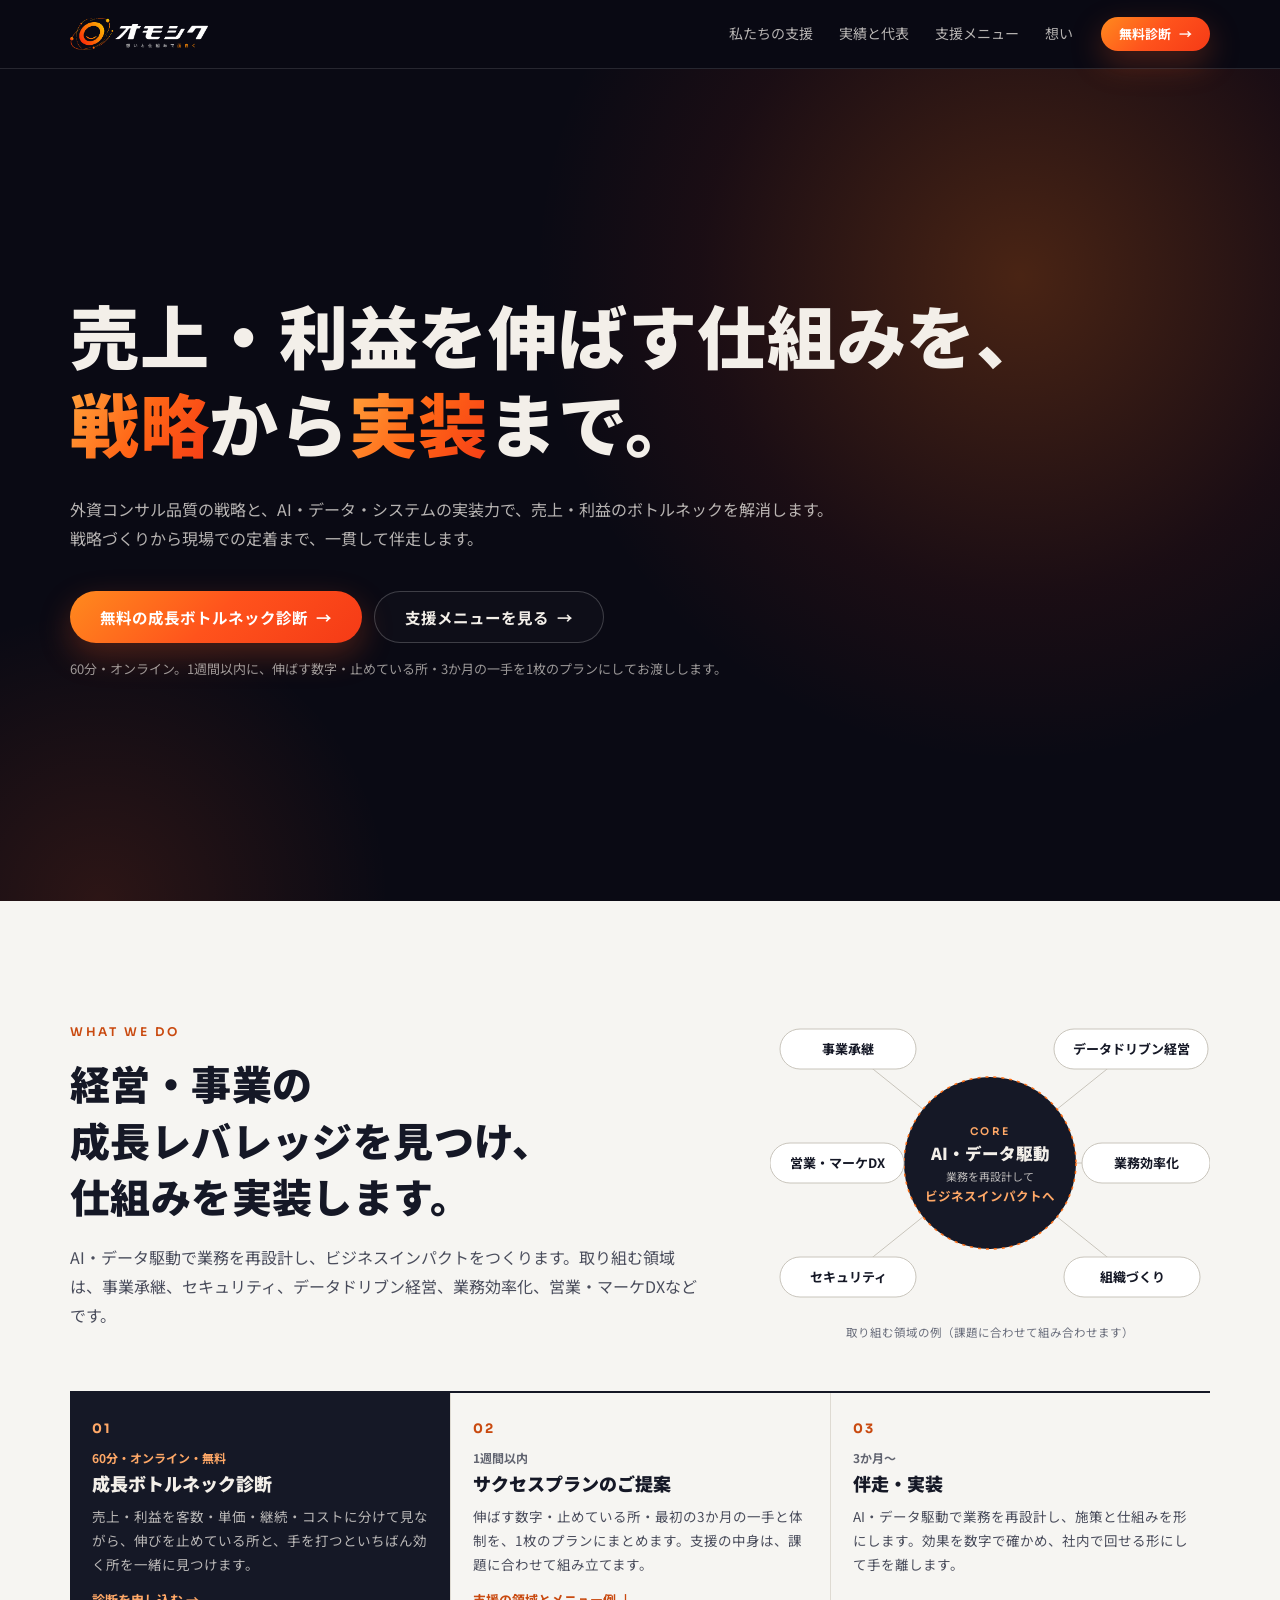
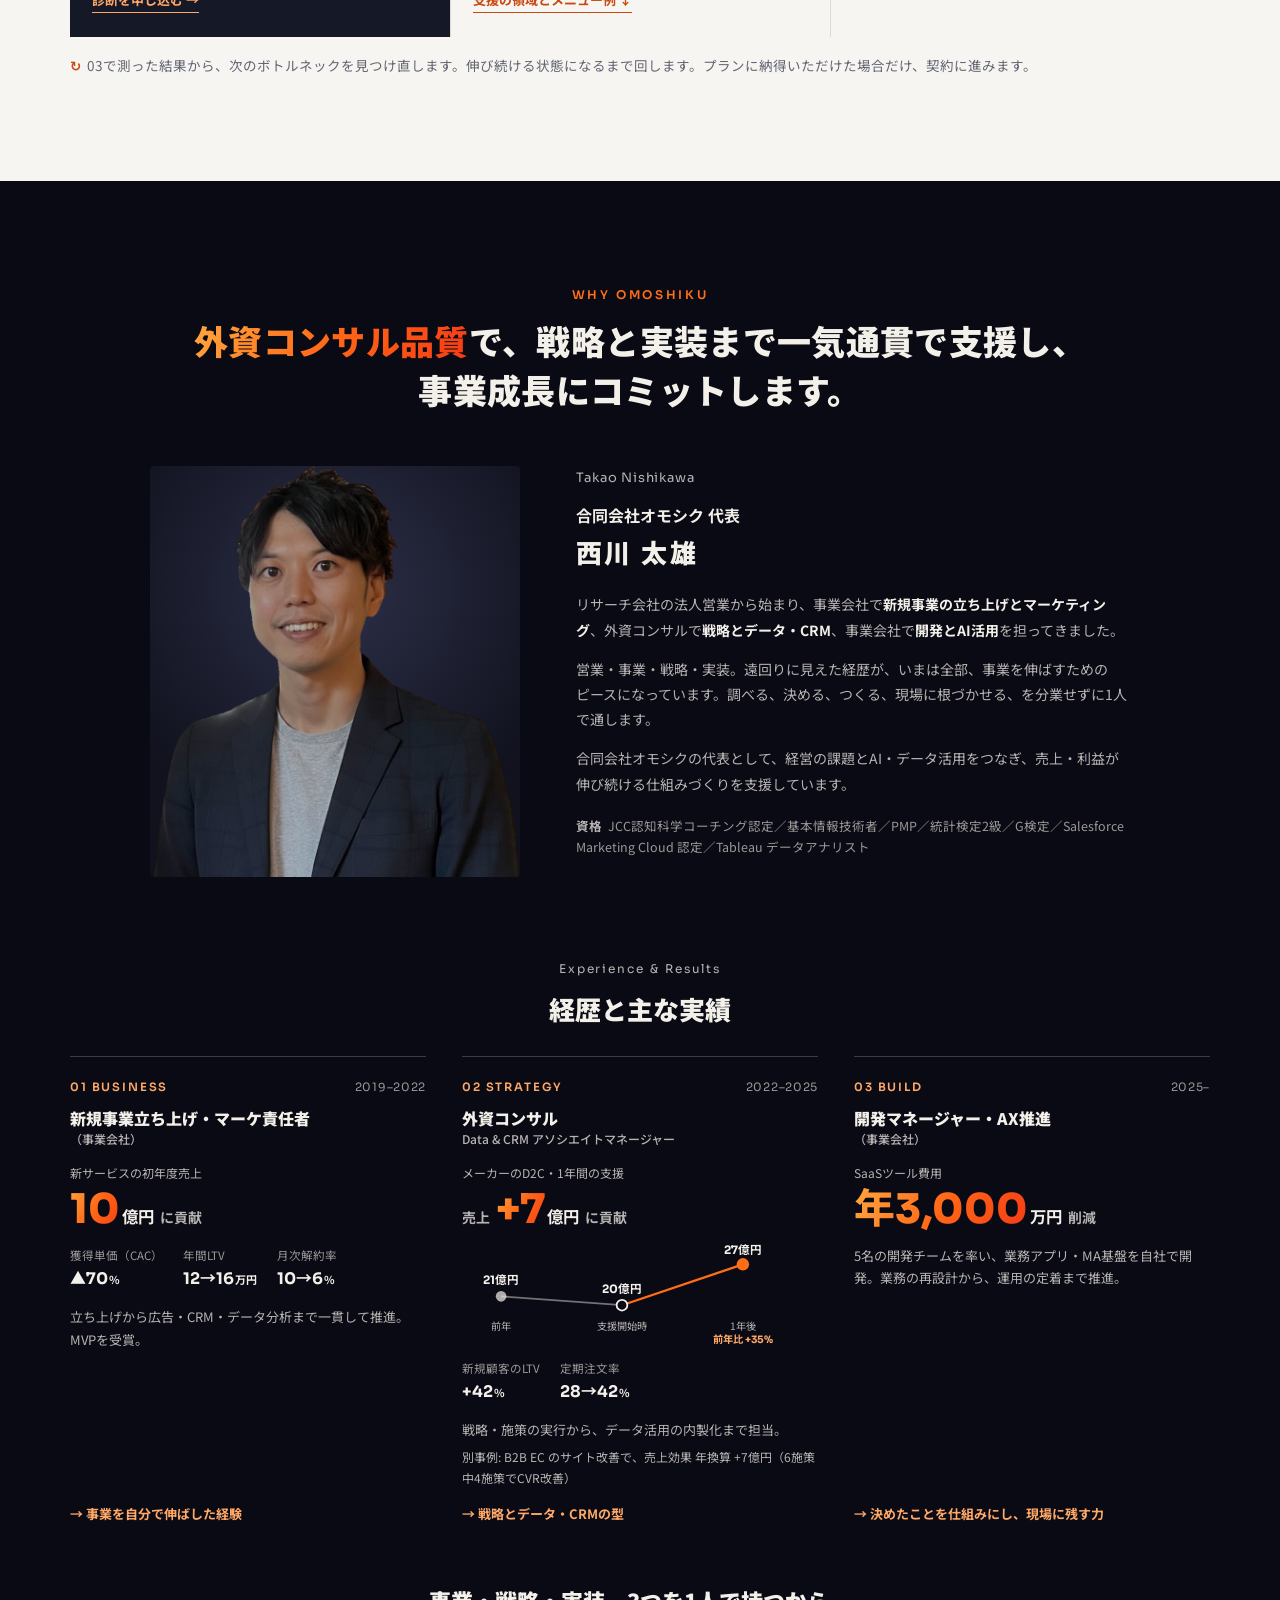
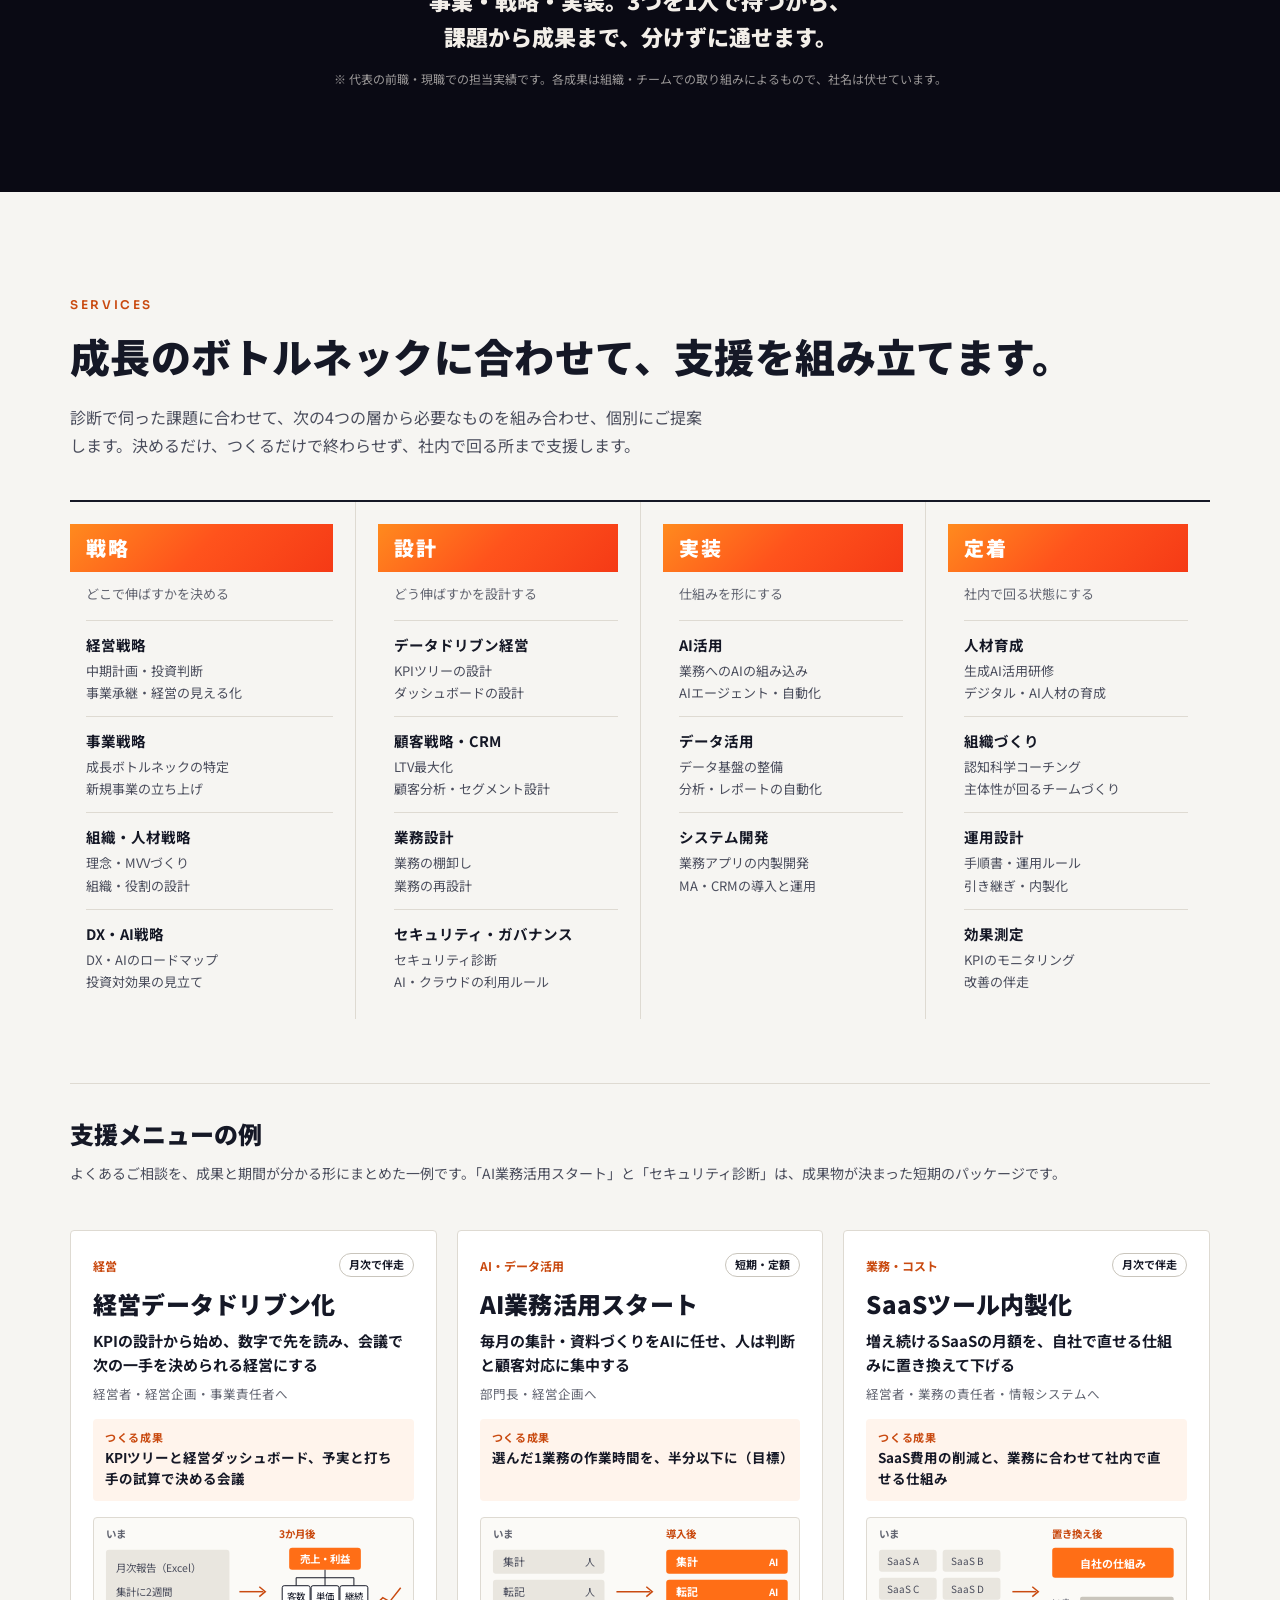
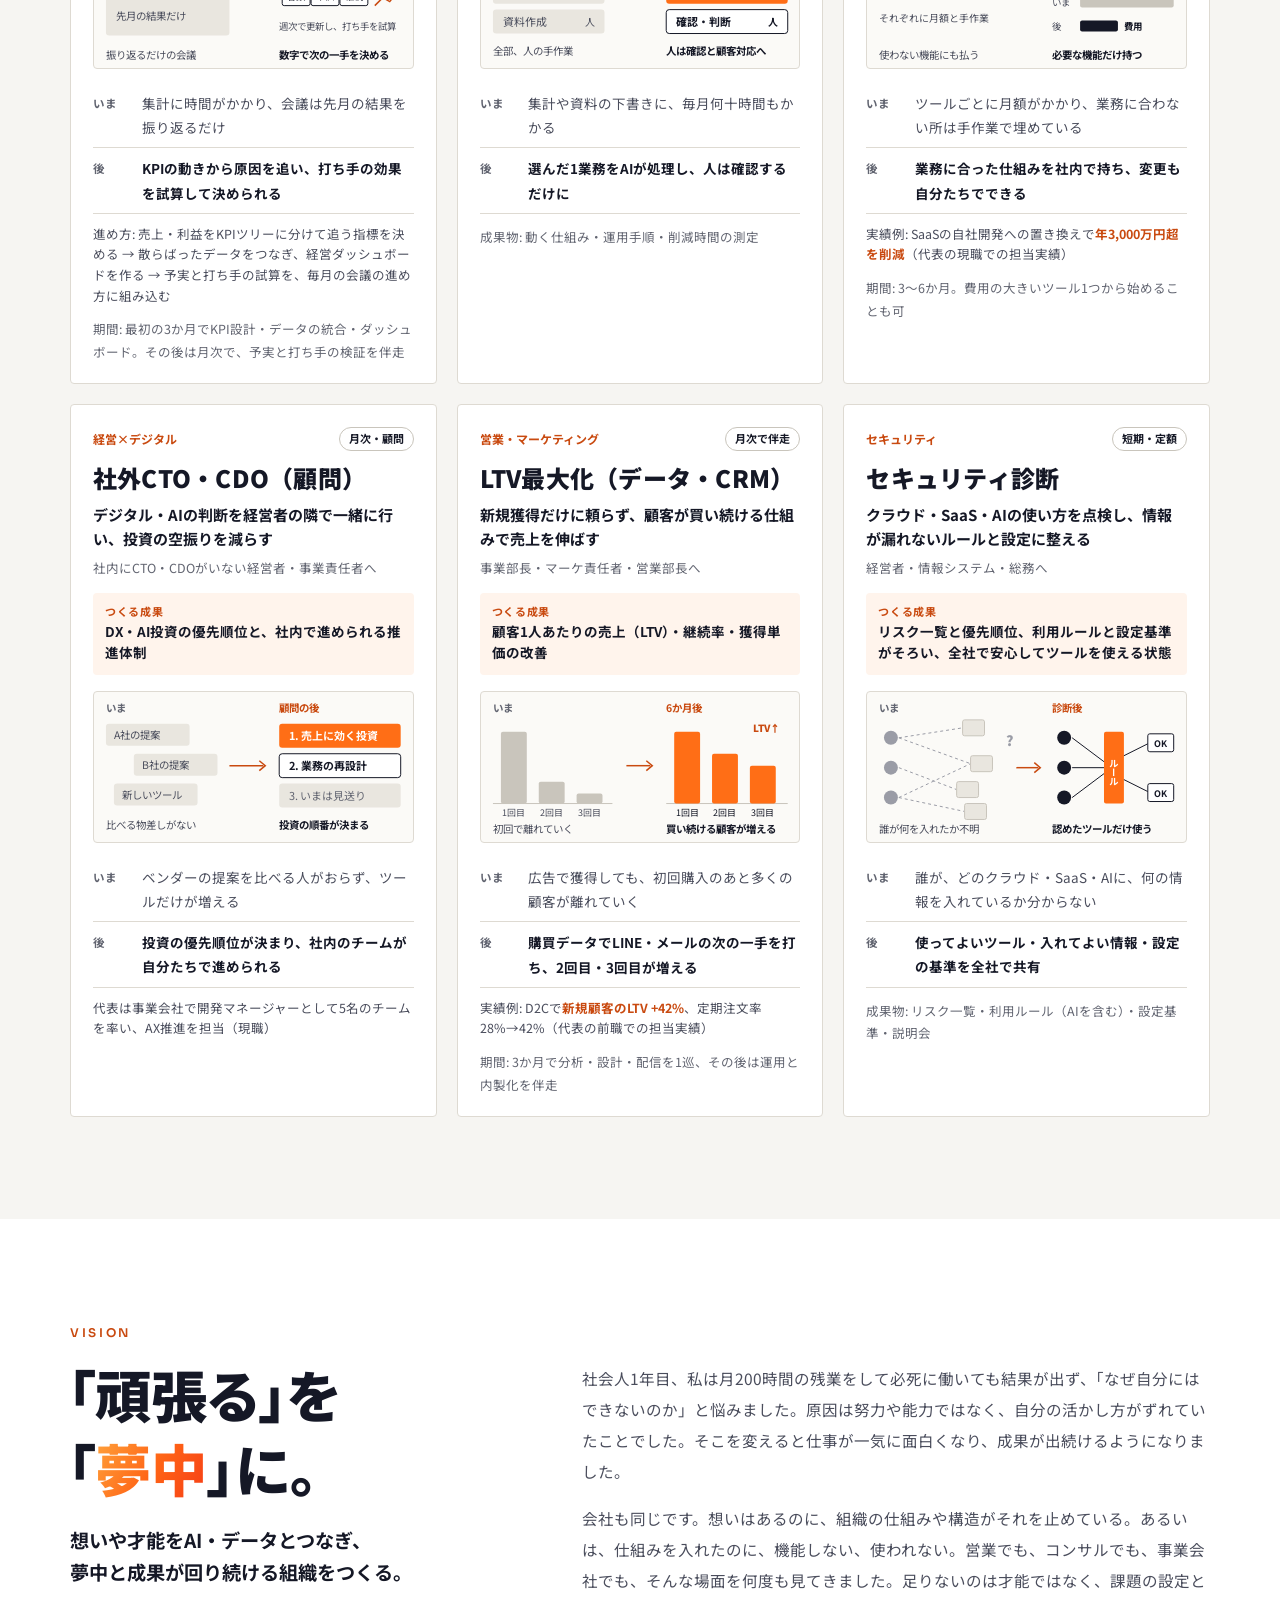
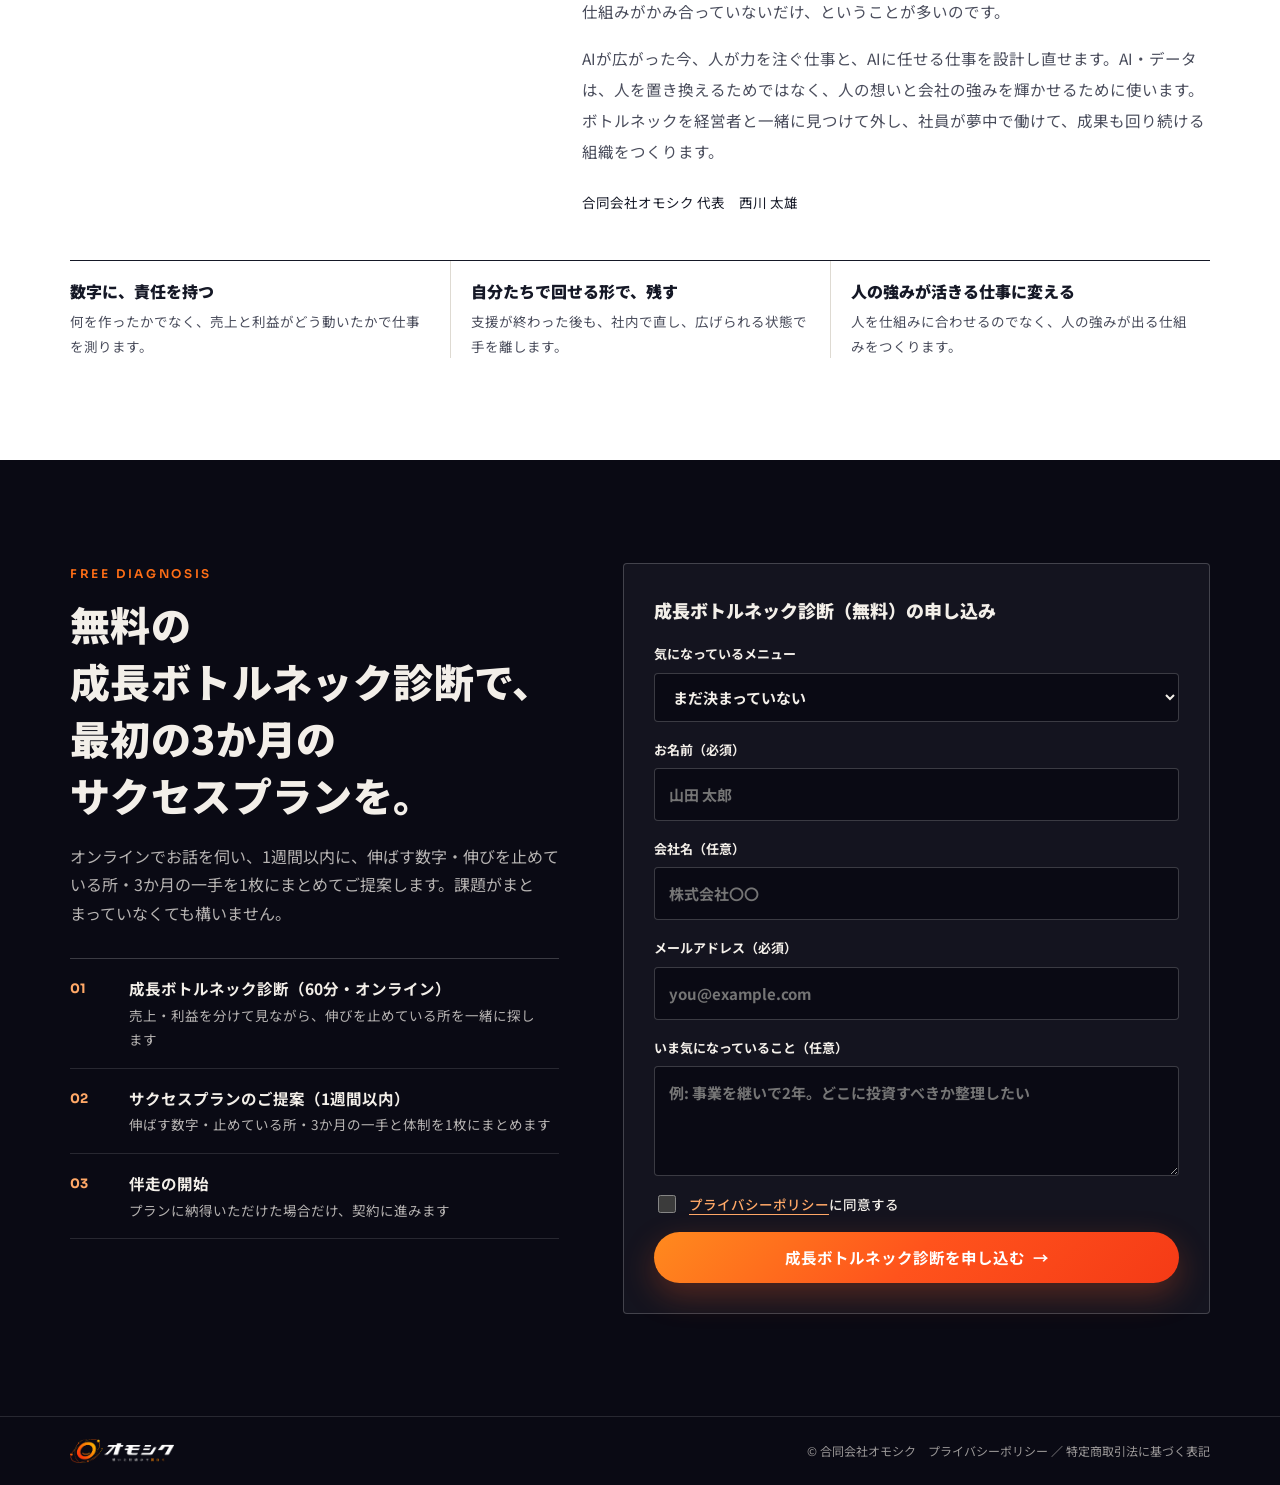
<file: index.html>
<!DOCTYPE html>
<html lang="ja">
<head>
<meta charset="UTF-8">
<meta name="viewport" content="width=device-width, initial-scale=1, viewport-fit=cover">
<title>オモシク | 売上・利益を伸ばす仕組みを、戦略から実装まで。</title>
<meta name="description" content="売上・利益の伸びを止めている所を見つけ、AI・データ・システムで仕組みにして実装します。外資コンサル出身の代表が、戦略づくりから現場での定着まで一貫して担当。まずは無料の成長ボトルネック診断から。">
<meta property="og:title" content="オモシク | 売上・利益を伸ばす仕組みを、戦略から実装まで。">
<meta property="og:description" content="売上・利益の伸びを止めている所を見つけ、AI・データ・システムで仕組みにして実装します。まずは無料の成長ボトルネック診断から。">
<meta property="og:type" content="website">
<meta property="og:url" content="https://omoshiku.jp/">
<meta property="og:site_name" content="オモシク">
<meta property="og:locale" content="ja_JP">
<link rel="canonical" href="https://omoshiku.jp/">
<script type="application/ld+json">{"@context":"https://schema.org","@graph":[{"@type":"WebSite","name":"オモシク","alternateName":"合同会社オモシク","url":"https://omoshiku.jp/"},{"@type":"Organization","name":"合同会社オモシク","alternateName":"オモシク","url":"https://omoshiku.jp/","logo":"https://omoshiku.jp/images/logo-2026.png","email":"info@omoshiku.jp"}]}</script>
<link rel="icon" href="data:image/svg+xml,%3Csvg xmlns='http://www.w3.org/2000/svg' viewBox='0 0 40 40'%3E%3Ccircle cx='20' cy='20' r='17' fill='none' stroke='%23ff8a1e' stroke-width='3'/%3E%3Ccircle cx='20' cy='20' r='5' fill='%23f5391a'/%3E%3C/svg%3E">
<link rel="preconnect" href="https://fonts.googleapis.com">
<link rel="preconnect" href="https://fonts.gstatic.com" crossorigin>
<link rel="stylesheet" href="https://fonts.googleapis.com/css2?family=Noto+Sans+JP:wght@400;500;700;900&family=Sora:wght@400;600;700;800&display=swap">
<style>
/* Layout: 7月版の紺×オレンジと書体（Noto Sans JP 900＋Sora）、丸いボタン。箱の角は小さく、区切りは罫線。左端を1本にそろえる */
:root{
  color-scheme: dark;
  --ink:#0a0a14; --ink-2:#14141f; --ink-3:#1b1b29;
  --paper:#f6f5f2; --paper-2:#ffffff; --rule:#dedad2; --rule-2:#c9c5bc;
  --text:#f3efe9; --text-dim:rgba(243,239,233,.74); --text-mut:rgba(243,239,233,.62);
  --navy:#151826; --navy-dim:#4a4d5c; --navy-mut:#626571;
  --accent:#ff6e16; --accent-deep:#c94a10; --accent-soft:#ffa867;
  --grad:linear-gradient(135deg,#ff8a1e 0%,#ff531c 50%,#f53a16 100%);
  --grad-text:linear-gradient(120deg,#ffa83f 0%,#ff6516 52%,#f53a16 100%);
  --line:rgba(255,255,255,.12); --line-2:rgba(255,255,255,.2);
  --font-ja:'Noto Sans JP','Hiragino Kaku Gothic ProN','Yu Gothic',sans-serif;
  --font-en:'Sora','Noto Sans JP',system-ui,sans-serif;
  --radius:4px; --max:1180px;
}
*,*::before,*::after{box-sizing:border-box}
body{margin:0;background:var(--ink);color:var(--text);font-family:var(--font-ja);font-size:15px;line-height:1.8;-webkit-font-smoothing:antialiased;overflow-x:hidden}
body::before{content:"";position:fixed;inset:0 0 auto;height:env(safe-area-inset-top,0px);z-index:10;background:var(--ink)}
a{color:inherit;text-decoration:none}
img{max-width:100%;display:block;height:auto}
h1,h2,h3,h4,p{margin:0}
p,li,dd,dt{line-break:strict;text-wrap:pretty}
h1,h2,h3,h4{word-break:auto-phrase;line-break:strict;text-wrap:balance}
.p{display:inline-block}
.wrap{max-width:var(--max);margin:0 auto;padding-left:max(20px,env(safe-area-inset-left,0px));padding-right:max(20px,env(safe-area-inset-right,0px))}
.accent{background:var(--grad-text);-webkit-background-clip:text;background-clip:text;color:transparent;-webkit-text-fill-color:transparent}
:focus-visible{outline:2px solid var(--accent-soft);outline-offset:3px}

/* ボタン（v1の形） */
.btn{display:inline-flex;align-items:center;justify-content:center;gap:8px;font-family:var(--font-ja);font-weight:700;border-radius:999px;transition:transform .25s,box-shadow .25s,border-color .25s;white-space:nowrap;line-height:1.3;border:0;cursor:pointer}
.btn .arw{transition:transform .25s}
.btn:hover .arw{transform:translateX(4px)}
.btn-primary{background:var(--grad);color:#fff;box-shadow:0 12px 32px rgba(255,90,31,.28)}
.btn-primary:hover{transform:translateY(-2px);box-shadow:0 16px 42px rgba(255,90,31,.4)}
.btn-outline{background:rgba(255,255,255,.02);color:var(--text);border:1.5px solid var(--line-2)}
.btn-outline:hover{border-color:var(--accent);transform:translateY(-2px)}
.btn-lg{padding:15px 30px;font-size:15.5px}
.btn-sm{padding:9px 18px;font-size:13px}
.btn-md{padding:11px 22px;font-size:14px}

/* 見出し */
.label{font-family:var(--font-en);font-size:12px;font-weight:600;letter-spacing:.22em;color:var(--accent);text-transform:uppercase}
.h2{font-size:clamp(26px,3.3vw,40px);font-weight:900;line-height:1.42;margin-top:12px;letter-spacing:.01em}
.lead{margin-top:18px;max-width:40em;font-size:16px}
.sec{padding-block:clamp(64px,8vw,104px)}
.light{background:var(--paper);color:var(--navy)}
.light .label{color:var(--accent-deep)}
.light .lead{color:var(--navy-dim)}

/* 注記バー（HPの外） */

/* ナビ */
.nav{position:sticky;top:env(safe-area-inset-top,0px);z-index:40;background:rgba(10,10,20,.86);backdrop-filter:blur(14px);-webkit-backdrop-filter:blur(14px);border-bottom:1px solid var(--line)}
.nav .wrap{display:flex;align-items:center;gap:28px;height:68px}
.nav .logo{height:32px;width:auto}
.nav nav{display:flex;gap:26px;margin-left:auto;font-size:14px;color:var(--text-dim)}
.nav nav a:hover{color:#fff}
@media (max-width:880px){.nav nav{display:none}.nav .btn{margin-left:auto}}

/* ---- 01 FV ---- */
.hero{position:relative;overflow:hidden;background:var(--ink)}
.hero::before{content:"";position:absolute;width:min(980px,90vw);height:min(980px,90vw);right:-18%;top:-34%;border-radius:50%;background:radial-gradient(circle,rgba(255,110,20,.26) 0%,rgba(245,58,22,.07) 46%,transparent 70%);pointer-events:none}
.hero::after{content:"";position:absolute;width:640px;height:640px;left:-220px;bottom:-320px;border-radius:50%;background:radial-gradient(circle,rgba(255,90,31,.14),transparent 64%);pointer-events:none}
.hero-grid{position:relative;z-index:1;display:flex;flex-direction:column;justify-content:center;min-height:min(calc(100svh - 68px),860px);padding-block:clamp(56px,8vw,104px)}
.hero h1{font-size:clamp(34px,5.4vw,76px);font-weight:900;line-height:1.28;letter-spacing:.01em}
.hero-sub{margin-top:28px;max-width:52em;font-size:clamp(15.5px,1.25vw,17.5px);color:var(--text-dim)}
.cta-row{display:flex;flex-wrap:wrap;gap:12px;margin-top:38px}
.cta-note{margin-top:14px;font-size:13px;color:var(--text-mut)}
/* FV の背景で小さく立ちのぼる光の粒（旧HPから移植） */
.hero-particles{position:absolute;inset:0;z-index:0;overflow:hidden;pointer-events:none}
.particle{position:absolute;bottom:-10px;border-radius:50%;opacity:0;animation:particle-drift linear infinite}
@keyframes particle-drift{0%{opacity:0;transform:translateY(0) scale(1)}10%{opacity:.7}85%{opacity:.5}100%{opacity:0;transform:translateY(-105vh) scale(.4)}}
@media (prefers-reduced-motion:reduce){.particle{animation:none!important;opacity:0}}
.who{border-left:1px solid var(--line-2);padding-left:28px}
.who-title{font-size:13px;color:var(--text-mut);line-height:1.6}
.who-title b{display:block;color:var(--text);font-size:15px;margin-bottom:2px}
.who dl{margin:18px 0 0}
.who div{padding-block:14px;border-top:1px solid var(--line)}
.who dt{font-family:var(--font-en);font-size:11px;letter-spacing:.2em;color:var(--accent-soft)}
.who dd{margin:4px 0 0}
.who dd b{display:block;font-size:16px;font-weight:700;line-height:1.5}
.who dd span{display:block;font-size:13px;color:var(--text-dim);line-height:1.65;margin-top:3px}
@media (max-width:960px){.hero-grid{min-height:0}}
@media (max-width:640px){.hero-sub .p{display:inline}.hero-sub br{display:none}}
@media (max-width:560px){.cta-row .btn{width:100%}}

/* ---- 02 What we do ---- */
.wwd{display:grid;grid-template-columns:minmax(0,7fr) minmax(0,5fr);gap:32px 64px;align-items:center}
.core-dia{width:100%;max-width:440px;justify-self:end}
@media (max-width:900px){.wwd{grid-template-columns:1fr}.core-dia{justify-self:start;max-width:380px}}

/* ---- 03 実績と代表（プロフィール＋数字） ---- */
.cred{background:var(--ink)}
.cred-head{text-align:center;max-width:none;margin-inline:auto}
.cred-head .h2{font-size:clamp(23px,2.9vw,34px)}
.prof{display:grid;grid-template-columns:minmax(0,4fr) minmax(0,6fr);gap:32px 56px;margin-top:52px;align-items:start;max-width:980px;margin-inline:auto}
.prof-photo{background:radial-gradient(circle at 50% 30%,#2c2f48 0%,#11121e 72%);border-radius:var(--radius);overflow:hidden;aspect-ratio:9/10}
.prof-photo img{width:100%;height:100%;object-fit:cover;object-position:50% 8%}
.prof-en{font-family:var(--font-en);font-size:13px;letter-spacing:.06em;color:var(--text-dim)}
.prof-role{margin-top:14px;font-size:16px;font-weight:700;line-height:1.6}
.prof-role b{font-size:26px;font-weight:900;letter-spacing:.1em;display:block;margin-top:2px}
.prof-hist{margin-top:20px;display:grid;gap:14px}
.prof-hist p{font-size:14px;color:var(--text-dim);line-height:1.8}
.prof-hist p b{color:var(--text)}
.nums-head{text-align:center;margin-top:72px}
.nums-head small{font-family:var(--font-en);font-size:12px;letter-spacing:.14em;color:var(--text-dim)}
.nums-head h3{font-size:clamp(20px,2.4vw,26px);font-weight:900;margin-top:6px}
.nums{display:grid;grid-template-columns:repeat(4,minmax(0,1fr));gap:16px;margin-top:28px}
.num{background:var(--paper-2);color:var(--navy);border-radius:var(--radius);padding:22px 16px 20px;text-align:center;min-width:0}
.num small{display:block;font-size:13px;color:var(--navy-dim);font-weight:500}
.num b{display:block;font-family:var(--font-en);font-weight:800;font-size:clamp(34px,3.6vw,46px);line-height:1.15;margin-top:8px;color:var(--accent-deep)}
.num b em{font-style:normal;font-family:var(--font-ja);font-size:15px;font-weight:700;margin-left:2px}
.num span{display:block;font-size:12px;color:var(--navy-mut);margin-top:6px;line-height:1.55}
.fine{margin-top:14px;font-size:12px;color:var(--text-mut);text-align:center}
.num b{white-space:nowrap}
@media (max-width:900px){.prof{grid-template-columns:1fr}.prof-photo{max-width:300px}.nums{grid-template-columns:repeat(2,minmax(0,1fr))}}
@media (max-width:520px){.nums{gap:10px}.num{padding:16px 8px}.num b{font-size:26px}.num b em{font-size:12px}}
/* ---- 02 成長の4ステップ ---- */
.wwd-head{max-width:none}
.steps{display:grid;grid-template-columns:repeat(3,minmax(0,1fr));margin-top:44px;border-top:2px solid var(--navy)}
.step{padding:20px 22px 24px 0;min-width:0}
.step+.step{padding-left:22px;border-left:1px solid var(--rule)}
.step i{font-style:normal;font-family:var(--font-en);font-weight:700;font-size:13px;color:var(--accent-deep);letter-spacing:.12em}
.step b{display:block;font-size:18px;font-weight:900;margin-top:6px;line-height:1.5}
.step span{display:block;font-size:13.5px;color:var(--navy-dim);margin-top:8px;line-height:1.75}
.step.hot{background:var(--navy);color:var(--text);padding-left:22px;border-left:0}
.step.hot i{color:var(--accent-soft)}
.step.hot span{color:var(--text-dim)}
.step em{display:block;font-style:normal;font-size:12px;font-weight:700;color:var(--navy-mut);margin-top:6px}
.step.hot em{color:var(--accent-soft)}
.step b{margin-top:2px}
.step>a{display:inline-block;margin-top:12px;font-size:13px;font-weight:700;color:var(--accent-deep);border-bottom:1px solid currentColor}
.step.hot a{display:inline-block;margin-top:12px;font-size:13px;font-weight:700;color:var(--accent-soft);border-bottom:1px solid currentColor}
.loop{margin-top:16px;font-size:13.5px;color:var(--navy-mut)}
.loop b{color:var(--accent-deep);font-family:var(--font-en);margin-right:6px}
@media (max-width:900px){.steps{grid-template-columns:1fr}.step,.step+.step{padding:16px 0 18px;border-left:0;border-top:1px solid var(--rule)}.step:first-child{border-top:0}.step.hot{padding:16px 18px 18px}}

/* ---- 03 経歴のピース ---- */
.prof-certs{margin-top:18px;font-size:12.5px;color:var(--text-mut);line-height:1.7}
.prof-certs b{color:var(--text-dim);font-weight:700;margin-right:6px}
.pieces-head{text-align:center;margin-top:76px}
.pieces-head small{font-family:var(--font-en);font-size:12px;letter-spacing:.16em;color:var(--text-dim)}
.pieces-head h3{font-size:clamp(20px,2.4vw,26px);font-weight:900;margin-top:6px}
.pieces{display:grid;grid-template-columns:repeat(3,minmax(0,1fr));gap:0 36px;margin-top:24px}
.piece{border-top:1px solid var(--line-2);padding:20px 0 26px;min-width:0;display:flex;flex-direction:column}
.pc-meta{display:flex;justify-content:space-between;gap:12px;font-family:var(--font-en);font-size:11.5px;font-weight:600;letter-spacing:.16em;color:var(--accent-soft)}
.pc-meta span{color:var(--text-mut);letter-spacing:.06em;font-weight:400}
.pc-org{margin-top:8px;font-size:16px;font-weight:900;line-height:1.5}
.pc-org small{display:block;font-size:12px;color:var(--text-dim);font-weight:500}
.pc-kpi{margin-top:14px}
.pc-kpi small{display:block;font-size:12px;color:var(--text-dim)}
.pc-kpi strong{display:block;font-family:var(--font-en);font-weight:800;font-size:clamp(34px,3.2vw,44px);line-height:1.15;margin-top:2px;white-space:nowrap}
.pc-kpi strong em{font-style:normal;font-family:var(--font-ja);font-size:.4em;font-weight:700;margin-left:2px;color:var(--text)}
.pc-kpi strong .tail{font-family:var(--font-ja);font-size:.34em;font-weight:700;color:var(--text-dim);margin-left:6px}
.pc-subs{display:flex;flex-wrap:wrap;gap:6px 20px;margin-top:12px}
.pc-subs div{min-width:0}
.pc-subs small{display:block;font-size:11.5px;color:var(--text-mut)}
.pc-subs b{display:block;font-family:var(--font-en);font-size:16px;font-weight:700;white-space:nowrap}
.pc-subs b em{font-style:normal;font-family:var(--font-ja);font-size:11px;margin-left:1px}
.pc-chart{margin-top:10px;max-width:320px}
.pc-chart svg{display:block;width:100%;height:auto}
.pc-desc{margin-top:12px;font-size:13px;color:var(--text-dim);line-height:1.75}
.pc-desc+.pc-desc{margin-top:4px;font-size:12px}
.pc-piece{margin-top:auto;padding-top:14px;font-size:13px;font-weight:700;color:var(--accent-soft)}
.pieces-sum{margin-top:32px;text-align:center;font-size:clamp(17px,2vw,22px);font-weight:900;line-height:1.6}
@media (max-width:900px){.pieces{grid-template-columns:1fr}}

/* ---- 04 6つのパッケージ ---- */
.pk-grid{display:grid;grid-template-columns:repeat(3,minmax(0,1fr));gap:20px;margin-top:44px}
.cap-grid{display:grid;grid-template-columns:repeat(4,minmax(0,1fr));margin-top:40px;border-top:2px solid var(--navy)}
.cap{padding:22px 22px 26px;min-width:0}
.cap+.cap{border-left:1px solid var(--rule)}
.cap:first-child{padding-left:0}
.cap h3{background:var(--grad);color:#fff;font-size:20px;font-weight:900;line-height:1.4;letter-spacing:.08em;padding:10px 16px;border-radius:0}
.cap-q{font-size:13px;color:var(--navy-mut);margin-top:10px;padding-left:16px}
.cap ul{list-style:none;padding:0 0 0 16px;margin:14px 0 0}
.cap>ul>li{font-size:14.5px;font-weight:700;line-height:1.6;color:var(--navy);padding-top:12px;margin-top:12px;border-top:1px solid var(--rule)}
.cap>ul>li:first-child{margin-top:0}
.cap li ul{margin:4px 0 0;padding-left:0}
.cap li li{font-size:13px;font-weight:400;color:var(--navy-dim);line-height:1.7;margin:0}
@media (max-width:1000px){.cap-grid{grid-template-columns:repeat(2,minmax(0,1fr))}.cap:nth-child(3){padding-left:0;border-left:0}.cap:nth-child(n+3){border-top:1px solid var(--rule)}}
@media (max-width:560px){.cap-grid{grid-template-columns:1fr}.cap,.cap+.cap{padding-left:0;border-left:0}.cap+.cap{border-top:1px solid var(--rule)}}
.ex-head{margin-top:64px;padding-top:28px;border-top:1px solid var(--rule)}
.ex-head h3{font-size:clamp(20px,2.2vw,24px);font-weight:900}
.ex-head p{font-size:14px;color:var(--navy-dim);margin-top:6px}
@media (max-width:1000px){.cap-grid{grid-template-columns:repeat(2,minmax(0,1fr))}}
@media (max-width:560px){.cap-grid{grid-template-columns:1fr}}
.pk{background:var(--paper-2);border:1px solid var(--rule);border-radius:var(--radius);padding:22px 22px 20px;display:flex;flex-direction:column;min-width:0;scroll-margin-top:84px}
.pk-tag{display:flex;justify-content:space-between;align-items:center;gap:8px;font-size:12px}
.pk-tag span{font-weight:700;color:var(--accent-deep)}
.pk-tag em{font-style:normal;font-size:11px;font-weight:700;color:var(--navy);border:1px solid var(--rule-2);border-radius:999px;padding:1px 9px;white-space:nowrap}
.pk h3{font-size:clamp(21px,1.9vw,24px);font-weight:900;line-height:1.4;margin-top:10px;letter-spacing:.01em}
.pk .benefit{font-size:15px;font-weight:700;line-height:1.6;margin-top:8px;color:var(--navy)}
.pk .for{font-size:12.5px;color:var(--navy-mut);margin-top:6px}
.pk .out{min-height:82px;margin-top:14px;padding:10px 12px;background:#fff4ec;border-radius:4px;font-size:13.5px;font-weight:700;line-height:1.6}
.pk .out small{display:block;font-size:11px;font-weight:700;color:var(--accent-deep);letter-spacing:.06em}
.pk .proof{font-size:12.5px;color:var(--navy-dim);margin-top:10px;line-height:1.65}
.pk .proof b{color:var(--accent-deep)}
.dia{margin-top:16px;border:1px solid var(--rule);border-radius:var(--radius);background:#fbfaf7}
.dia svg{display:block;width:100%;height:auto}
.ba{display:grid;grid-template-columns:3.6em minmax(0,1fr);margin:14px 0 0;font-size:13.5px}
.ba dt,.ba dd{padding-block:8px;border-bottom:1px solid var(--rule)}
.ba dt{font-size:11.5px;font-weight:700;color:var(--navy-mut);padding-top:10px}
.ba dd{margin:0}
.ba dd.before{color:var(--navy-dim)}
.ba dd.after{font-weight:700;color:var(--navy)}
.pk .term{font-size:12.5px;color:var(--navy-mut);margin-top:12px}
.pk details{margin-top:8px}
.pk summary{cursor:pointer;font-size:13px;font-weight:700;color:var(--navy);list-style:none;display:flex;align-items:center;gap:8px}
.pk summary::-webkit-details-marker{display:none}
.pk summary::before{content:"";width:7px;height:7px;border-right:1.5px solid var(--accent-deep);border-bottom:1.5px solid var(--accent-deep);transform:rotate(-45deg);transition:transform .2s}
.pk details[open] summary::before{transform:rotate(45deg)}
.pk details p{font-size:13px;color:var(--navy-dim);margin-top:8px}
.pk .btn{margin-top:auto;align-self:flex-start}
.pk .cta{padding-top:16px;margin-top:auto}
.pk .btn-outline{color:var(--navy);border-color:var(--rule-2)}
.pk .btn-outline:hover{border-color:var(--accent-deep)}
@media (max-width:1020px){.pk-grid{grid-template-columns:repeat(2,minmax(0,1fr))}}
@media (max-width:640px){.pk-grid{grid-template-columns:1fr}.pk .out{min-height:0}}

/* ---- キーメッセージ ---- */
.key{background:var(--ink);position:relative;overflow:hidden}
.key::after{content:"";position:absolute;width:620px;height:620px;right:-220px;bottom:-360px;border-radius:50%;background:radial-gradient(circle,rgba(255,110,20,.24),transparent 65%)}
.key .wrap{position:relative;z-index:1;padding-block:clamp(64px,8vw,104px);text-align:center}
.key small{font-size:15px;color:var(--text-dim)}
.key h2{font-size:clamp(26px,3.8vw,44px);font-weight:900;line-height:1.5;margin-top:14px}
.key hr{width:min(320px,60%);border:0;border-top:1px solid var(--line-2);margin:26px auto}
.key p{color:var(--accent-soft);font-size:clamp(15px,1.7vw,18px);font-weight:700}

/* ---- 05 想い ---- */
.vision{background:var(--paper-2);color:var(--navy)}
.vision-grid{display:grid;grid-template-columns:minmax(0,5fr) minmax(0,7fr);gap:32px 64px;align-items:start}
.vision-grid{margin-top:14px}
.vision h2{font-size:clamp(36px,4.4vw,58px);font-weight:900;line-height:1.3;font-feature-settings:"palt";margin-left:-.06em}
.vision-sub{margin-top:20px;font-size:clamp(17px,1.5vw,21px);font-weight:700;line-height:1.7}
.vision-body{padding-top:.35em}
.vision-body p{font-size:15.5px;line-height:2;color:var(--navy-dim)}
.vision-body p+p{margin-top:16px}
.vision-body .sign{margin-top:22px;font-size:13.5px;color:var(--navy)}
.vows{display:grid;grid-template-columns:repeat(3,minmax(0,1fr));margin-top:44px;border-top:1px solid var(--navy)}
.vows div{padding:16px 20px 0 0;min-width:0}
.vows div+div{padding-left:20px;border-left:1px solid var(--rule)}
.vows b{display:block;font-size:16px;font-weight:900}
.vows span{display:block;font-size:13.5px;color:var(--navy-dim);margin-top:4px}
@media (max-width:900px){.vision-grid{grid-template-columns:1fr}.vows{grid-template-columns:1fr}.vows div+div{padding-left:0;border-left:0;border-top:1px solid var(--rule)}.vows div{padding-bottom:14px}}

/* ---- 問い合わせ ---- */
.contact-grid{display:grid;grid-template-columns:minmax(0,5fr) minmax(0,6fr);gap:40px 64px;align-items:start}
.flow{margin-top:30px;border-top:1px solid var(--line-2)}
.flow div{display:grid;grid-template-columns:3em minmax(0,1fr);gap:4px 14px;padding-block:16px;border-bottom:1px solid var(--line)}
.flow i{font-style:normal;font-family:var(--font-en);font-size:13px;font-weight:700;color:var(--accent-soft);padding-top:2px}
.flow b{display:block;font-size:15.5px}
.flow span{display:block;font-size:13.5px;color:var(--text-dim)}
form{display:grid;gap:16px;border:1px solid var(--line-2);border-radius:var(--radius);padding:clamp(20px,3vw,30px);background:var(--ink-2);min-width:0}
form h3{font-size:18px;font-weight:900}
label{font-size:13px;font-weight:700;display:grid;gap:7px}
input,select,textarea{font:inherit;font-size:15px;color:var(--text);background:var(--ink);border:1px solid var(--line-2);border-radius:var(--radius);padding:12px 14px;width:100%}
input:focus,select:focus,textarea:focus{border-color:var(--accent-soft);outline:0}
textarea{min-height:110px;resize:vertical}
form .btn{width:100%}
.hp-trap{position:absolute;left:-9999px;width:1px;height:1px;overflow:hidden}
.consent{display:flex;align-items:center;gap:10px;font-weight:500;font-size:13.5px}
.consent input{width:18px;height:18px;padding:0;accent-color:var(--accent)}
.consent a{color:var(--accent-soft);border-bottom:1px solid currentColor}
.form-done{border:1px solid var(--line-2);border-radius:var(--radius);padding:clamp(20px,3vw,30px);background:var(--ink-2)}
.form-done h3{font-size:18px;font-weight:900}
.form-done p{margin-top:10px;font-size:14px;color:var(--text-dim)}
@media (max-width:900px){.contact-grid{grid-template-columns:1fr}}
.foot{border-top:1px solid var(--line);color:var(--text-mut);font-size:12px;background:var(--ink)}
.foot .wrap{padding-block:22px;display:flex;flex-wrap:wrap;gap:8px 24px;justify-content:space-between;align-items:center}
.foot img{height:24px;width:auto}

/* ---- スマホ（iPhone 17 の幅 402px を基準に、375〜430px を想定） ---- */
@media (max-width:640px){
  /* 1画面ずつ区切りよく止まる（近くに来た時だけ吸い付く） */
  html{scroll-snap-type:y proximity}
  .hero,.sec{scroll-snap-align:start;scroll-margin-top:68px}
  .wwd,.steps,.prof-photo,.prof>div:last-child,.pieces-head,.piece,.pieces-sum,.cap,.ex-head,.pk,.vows,#contactForm{scroll-snap-align:start;scroll-margin-top:92px}
  .sec{padding-block:72px}
  /* FV は1画面ぶん */
  .hero-grid{min-height:calc(100svh - 68px);padding-block:48px 56px}
  .hero-sub .p{display:inline-block}
  /* 揃え方は左に統一 */
  .cred-head,.pieces-head,.pieces-sum,.fine{text-align:left}
  .cred-head .h2{font-size:25px}
  .pieces-sum br{display:none}
  .pieces-sum .p{display:inline-block}
  /* 写真と図は全幅 */
  .prof{margin-top:36px;gap:28px}
  .prof-photo{max-width:none;width:100%;aspect-ratio:1/1}
  .core-dia{max-width:none;width:100%;justify-self:stretch}
  /* ブロックの間隔をそろえる */
  .pieces-head{margin-top:72px}
  .pieces{margin-top:20px}
  .piece{padding:24px 0 28px}
  .cap,.cap+.cap,.cap:first-child{padding:28px 0 32px}
  .ex-head{margin-top:40px;padding-top:32px}
  .pk-grid{gap:24px;margin-top:28px}
  .pk{padding:22px 20px 24px}
  .vows{margin-top:40px}
}
</style>
</head>
<body>


<header class="nav">
  <div class="wrap">
    <img class="logo" src="images/logo-2026.png" alt="オモシク 想いと仕組みで面白く" width="138" height="32">
    <nav aria-label="メインナビゲーション">
      <a href="#service">私たちの支援</a>
      <a href="#cred">実績と代表</a>
      <a href="#packages">支援メニュー</a>
      <a href="#vision">想い</a>
    </nav>
    <a class="btn btn-primary btn-sm" href="#contact">無料診断<span class="arw">→</span></a>
  </div>
</header>

<main>
<!-- 01 FV -->
<section class="hero" aria-label="ファーストビュー">
  <div class="hero-particles" id="heroParticles" aria-hidden="true"></div>
  <div class="wrap hero-grid">
    <div>
      <h1><span class="p">売上・利益を伸ばす</span><span class="p">仕組みを、</span><br><span class="p"><span class="accent">戦略</span>から<span class="accent">実装</span>まで。</span></h1>
      <p class="hero-sub"><span class="p">外資コンサル品質の戦略と、</span><span class="p">AI・データ・システムの実装力で、</span><span class="p">売上・利益のボトルネックを解消します。</span><br><span class="p">戦略づくりから現場での定着まで、</span><span class="p">一貫して伴走します。</span></p>
      <div class="cta-row">
        <a class="btn btn-primary btn-lg" href="#contact">無料の成長ボトルネック診断<span class="arw">→</span></a>
        <a class="btn btn-outline btn-lg" href="#packages">支援メニューを見る<span class="arw">→</span></a>
      </div>
      <p class="cta-note">60分・オンライン。1週間以内に、伸ばす数字・止めている所・3か月の一手を1枚のプランにしてお渡しします。</p>
    </div>
  </div>
</section>

<!-- 02 What we do -->
<section class="light sec" id="service" aria-labelledby="svc-title">
  <div class="wrap">
    <div class="wwd">
    <div class="wwd-head">
      <p class="label">What we do</p>
      <h2 class="h2" id="svc-title"><span class="p">経営・事業の</span><span class="p">成長レバレッジを見つけ、</span><br><span class="p">仕組みを実装します。</span></h2>
      <p class="lead">AI・データ駆動で業務を再設計し、ビジネスインパクトをつくります。取り組む領域は、事業承継、セキュリティ、データドリブン経営、業務効率化、営業・マーケDXなどです。</p>
    </div>
    <svg class="core-dia" viewBox="0 0 440 344" role="img" aria-label="AI・データ駆動を中心に、事業承継・データドリブン経営・営業マーケDX・業務効率化・セキュリティ・組織づくりの領域でビジネスインパクトをつくる図">
      <g stroke="#c9c5bc" stroke-width="1">
        <line x1="220" y1="160" x2="78" y2="46"/><line x1="220" y1="160" x2="362" y2="46"/>
        <line x1="220" y1="160" x2="60" y2="160"/><line x1="220" y1="160" x2="380" y2="160"/>
        <line x1="220" y1="160" x2="78" y2="274"/><line x1="220" y1="160" x2="362" y2="274"/>
      </g>
      <circle cx="220" cy="160" r="86" fill="#151826"/>
      <circle cx="220" cy="160" r="86" fill="none" stroke="#ff6e16" stroke-width="1.5" stroke-dasharray="3 5"/>
      <text x="220" y="132" text-anchor="middle" fill="#ffa867" font-size="10.5" font-weight="600" letter-spacing="2.5" font-family="Sora,sans-serif">CORE</text>
      <text x="220" y="157" text-anchor="middle" fill="#f3efe9" font-size="16.5" font-weight="900" font-family="Noto Sans JP,sans-serif">AI・データ駆動</text>
      <text x="220" y="178" text-anchor="middle" fill="rgba(243,239,233,.75)" font-size="11" font-family="Noto Sans JP,sans-serif">業務を再設計して</text>
      <text x="220" y="198" text-anchor="middle" fill="#ffa867" font-size="12.5" font-weight="700" font-family="Noto Sans JP,sans-serif">ビジネスインパクトへ</text>
      <g font-size="13" font-weight="700" fill="#151826" font-family="Noto Sans JP,sans-serif" text-anchor="middle">
        <rect x="10" y="26" width="136" height="40" rx="20" fill="#fff" stroke="#c9c5bc"/><text x="78" y="51">事業承継</text>
        <rect x="284" y="26" width="154" height="40" rx="20" fill="#fff" stroke="#c9c5bc"/><text x="361" y="51">データドリブン経営</text>
        <rect x="0" y="140" width="134" height="40" rx="20" fill="#fff" stroke="#c9c5bc"/><text x="67" y="165">営業・マーケDX</text>
        <rect x="312" y="140" width="128" height="40" rx="20" fill="#fff" stroke="#c9c5bc"/><text x="376" y="165">業務効率化</text>
        <rect x="10" y="254" width="136" height="40" rx="20" fill="#fff" stroke="#c9c5bc"/><text x="78" y="279">セキュリティ</text>
        <rect x="294" y="254" width="136" height="40" rx="20" fill="#fff" stroke="#c9c5bc"/><text x="362" y="279">組織づくり</text>
      </g>
      <text x="220" y="334" text-anchor="middle" fill="#6b6f7d" font-size="11.5" font-family="Noto Sans JP,sans-serif">取り組む領域の例（課題に合わせて組み合わせます）</text>
    </svg>
    </div>
    <ol class="steps" style="list-style:none;padding:0;margin-bottom:0">
      <li class="step hot"><i>01</i><em>60分・オンライン・無料</em><b>成長ボトルネック診断</b><span>売上・利益を客数・単価・継続・コストに分けて見ながら、伸びを止めている所と、手を打つといちばん効く所を一緒に見つけます。</span><a href="#contact">診断を申し込む →</a></li>
      <li class="step"><i>02</i><em>1週間以内</em><b>サクセスプランのご提案</b><span>伸ばす数字・止めている所・最初の3か月の一手と体制を、1枚のプランにまとめます。支援の中身は、課題に合わせて組み立てます。</span><a href="#packages">支援の領域とメニュー例 ↓</a></li>
      <li class="step"><i>03</i><em>3か月〜</em><b>伴走・実装</b><span>AI・データ駆動で業務を再設計し、施策と仕組みを形にします。効果を数字で確かめ、社内で回せる形にして手を離します。</span></li>
    </ol>
    <p class="loop"><b>↻</b>03で測った結果から、次のボトルネックを見つけ直します。伸び続ける状態になるまで回します。プランに納得いただけた場合だけ、契約に進みます。</p>
  </div>
</section>

<!-- 03 実績と代表 -->
<section class="cred sec" id="cred" aria-labelledby="cred-title">
  <div class="wrap">
    <div class="cred-head">
      <p class="label">Why Omoshiku</p>
      <h2 class="h2" id="cred-title"><span class="p"><span class="accent">外資コンサル品質</span>で、</span><span class="p">戦略と実装まで一気通貫で支援し、</span><br><span class="p">事業成長にコミットします。</span></h2>
    </div>
    <div class="prof">
      <div class="prof-photo"><img src="images/profile-2026.png" alt="代表 西川太雄の写真" width="777" height="910"></div>
      <div>
        <p class="prof-en">Takao Nishikawa</p>
        <p class="prof-role">合同会社オモシク 代表<b>西川 太雄</b></p>
        <div class="prof-hist">
          <p>リサーチ会社の法人営業から始まり、事業会社で<b>新規事業の立ち上げとマーケティング</b>、外資コンサルで<b>戦略とデータ・CRM</b>、事業会社で<b>開発とAI活用</b>を担ってきました。</p>
          <p>営業・事業・戦略・実装。遠回りに見えた経歴が、いまは全部、事業を伸ばすためのピースになっています。調べる、決める、つくる、現場に根づかせる、を分業せずに1人で通します。</p>
          <p>合同会社オモシクの代表として、経営の課題とAI・データ活用をつなぎ、売上・利益が伸び続ける仕組みづくりを支援しています。</p>
        </div>
        <p class="prof-certs"><b>資格</b>JCC認知科学コーチング認定／基本情報技術者／PMP／統計検定2級／G検定／Salesforce Marketing Cloud 認定／Tableau データアナリスト</p>
      </div>
    </div>

    <div class="pieces-head"><small>Experience &amp; Results</small><h3>経歴と主な実績</h3></div>
    <div class="pieces">
      <article class="piece">
        <p class="pc-meta">01 BUSINESS<span>2019–2022</span></p>
        <p class="pc-org">新規事業立ち上げ・マーケ責任者<small>（事業会社）</small></p>
        <div class="pc-kpi"><small>新サービスの初年度売上</small><strong><span class="accent">10</span><em>億円</em><span class="tail">に貢献</span></strong></div>
        <div class="pc-subs">
          <div><small>獲得単価（CAC）</small><b>▲70<em>%</em></b></div>
          <div><small>年間LTV</small><b>12→16<em>万円</em></b></div>
          <div><small>月次解約率</small><b>10→6<em>%</em></b></div>
        </div>
        <p class="pc-desc">立ち上げから広告・CRM・データ分析まで一貫して推進。MVPを受賞。</p>
        <p class="pc-piece">→ 事業を自分で伸ばした経験</p>
      </article>
      <article class="piece">
        <p class="pc-meta">02 STRATEGY<span>2022–2025</span></p>
        <p class="pc-org">外資コンサル<small>Data &amp; CRM アソシエイトマネージャー</small></p>
        <div class="pc-kpi"><small>メーカーのD2C・1年間の支援</small><strong><span class="tail" style="margin:0 6px 0 0">売上</span><span class="accent">+7</span><em>億円</em><span class="tail">に貢献</span></strong></div>
        <div class="pc-chart"><svg viewBox="0 0 360 116" role="img" aria-label="売上の推移。前年21億円、支援開始時20億円、1年後27億円で前年比プラス35%">
          <g font-family="Sora,Noto Sans JP,sans-serif" text-anchor="middle">
            <path d="M44 60L180 70" stroke="rgba(243,239,233,.45)" stroke-width="2"/>
            <path d="M180 70L316 24" stroke="#ff6e16" stroke-width="2.5"/>
            <circle cx="44" cy="60" r="6" fill="rgba(243,239,233,.7)"/>
            <circle cx="180" cy="70" r="6" fill="#0a0a14" stroke="#f3efe9" stroke-width="2"/>
            <circle cx="316" cy="24" r="7" fill="#ff6e16"/>
            <g font-size="13" font-weight="700" fill="#f3efe9"><text x="44" y="46">21億円</text><text x="180" y="56">20億円</text><text x="316" y="12">27億円</text></g>
            <g font-size="11.5" fill="rgba(243,239,233,.72)" font-family="Noto Sans JP,sans-serif"><text x="44" y="98">前年</text><text x="180" y="98">支援開始時</text><text x="316" y="98">1年後</text></g>
            <text x="316" y="113" font-size="11.5" font-weight="700" fill="#ffa867">前年比 +35%</text>
          </g></svg></div>
        <div class="pc-subs">
          <div><small>新規顧客のLTV</small><b>+42<em>%</em></b></div>
          <div><small>定期注文率</small><b>28→42<em>%</em></b></div>
        </div>
        <p class="pc-desc">戦略・施策の実行から、データ活用の内製化まで担当。</p>
        <p class="pc-desc">別事例: B2B EC のサイト改善で、売上効果 年換算 +7億円（6施策中4施策でCVR改善）</p>
        <p class="pc-piece">→ 戦略とデータ・CRMの型</p>
      </article>
      <article class="piece">
        <p class="pc-meta">03 BUILD<span>2025–</span></p>
        <p class="pc-org">開発マネージャー・AX推進<small>（事業会社）</small></p>
        <div class="pc-kpi"><small>SaaSツール費用</small><strong><span class="accent">年3,000</span><em>万円</em><span class="tail">削減</span></strong></div>
        <p class="pc-desc">5名の開発チームを率い、業務アプリ・MA基盤を自社で開発。業務の再設計から、運用の定着まで推進。</p>
        <p class="pc-piece">→ 決めたことを仕組みにし、現場に残す力</p>
      </article>
    </div>
    <p class="pieces-sum"><span class="p">事業・戦略・実装。</span><span class="p">3つを1人で持つから、</span><br><span class="p">課題から成果まで、</span><span class="p">分けずに通せます。</span></p>
    <p class="fine">※ 代表の前職・現職での担当実績です。各成果は組織・チームでの取り組みによるもので、社名は伏せています。</p>
  </div>
</section>

<!-- 04 6つの支援メニュー -->
<section class="light sec" id="packages" aria-labelledby="pk-title">
  <div class="wrap">
    <p class="label">Services</p>
    <h2 class="h2" id="pk-title"><span class="p">成長のボトルネックに合わせて、</span><span class="p">支援を組み立てます。</span></h2>
    <p class="lead">診断で伺った課題に合わせて、次の4つの層から必要なものを組み合わせ、個別にご提案します。決めるだけ、つくるだけで終わらせず、社内で回る所まで支援します。</p>
    <div class="cap-grid">
      <div class="cap"><h3>戦略</h3><p class="cap-q">どこで伸ばすかを決める</p>
        <ul><li>経営戦略<ul><li>中期計画・投資判断</li><li>事業承継・経営の見える化</li></ul></li><li>事業戦略<ul><li>成長ボトルネックの特定</li><li>新規事業の立ち上げ</li></ul></li><li>組織・人材戦略<ul><li>理念・MVVづくり</li><li>組織・役割の設計</li></ul></li><li>DX・AI戦略<ul><li>DX・AIのロードマップ</li><li>投資対効果の見立て</li></ul></li></ul></div>
      <div class="cap"><h3>設計</h3><p class="cap-q">どう伸ばすかを設計する</p>
        <ul><li>データドリブン経営<ul><li>KPIツリーの設計</li><li>ダッシュボードの設計</li></ul></li><li>顧客戦略・CRM<ul><li>LTV最大化</li><li>顧客分析・セグメント設計</li></ul></li><li>業務設計<ul><li>業務の棚卸し</li><li>業務の再設計</li></ul></li><li>セキュリティ・ガバナンス<ul><li>セキュリティ診断</li><li>AI・クラウドの利用ルール</li></ul></li></ul></div>
      <div class="cap"><h3>実装</h3><p class="cap-q">仕組みを形にする</p>
        <ul><li>AI活用<ul><li>業務へのAIの組み込み</li><li>AIエージェント・自動化</li></ul></li><li>データ活用<ul><li>データ基盤の整備</li><li>分析・レポートの自動化</li></ul></li><li>システム開発<ul><li>業務アプリの内製開発</li><li>MA・CRMの導入と運用</li></ul></li></ul></div>
      <div class="cap"><h3>定着</h3><p class="cap-q">社内で回る状態にする</p>
        <ul><li>人材育成<ul><li>生成AI活用研修</li><li>デジタル・AI人材の育成</li></ul></li><li>組織づくり<ul><li>認知科学コーチング</li><li>主体性が回るチームづくり</li></ul></li><li>運用設計<ul><li>手順書・運用ルール</li><li>引き継ぎ・内製化</li></ul></li><li>効果測定<ul><li>KPIのモニタリング</li><li>改善の伴走</li></ul></li></ul></div>
    </div>

    <div class="ex-head"><h3>支援メニューの例</h3><p>よくあるご相談を、成果と期間が分かる形にまとめた一例です。「AI業務活用スタート」と「セキュリティ診断」は、成果物が決まった短期のパッケージです。</p></div>

    <div class="pk-grid">

      <!-- 経営データドリブン -->
      <article class="pk" id="pkg-data">
        <p class="pk-tag"><span>経営</span><em>月次で伴走</em></p>
        <h3>経営データドリブン化</h3>
        <p class="benefit">KPIの設計から始め、数字で先を読み、会議で次の一手を決められる経営にする</p>
        <p class="for">経営者・経営企画・事業責任者へ</p>
        <p class="out"><small>つくる成果</small>KPIツリーと経営ダッシュボード、予実と打ち手の試算で決める会議</p>
        <div class="dia"><svg viewBox="0 0 320 150" role="img" aria-label="いまは月次の集計を待って先月の結果を振り返るだけ。後は売上・利益を客数・単価・継続に分けたKPIツリーで、動きの原因と打ち手の効果を見て決める">
          <g font-family="Noto Sans JP,sans-serif">
            <text x="12" y="20" font-size="10.5" font-weight="700" fill="#626571">いま</text>
            <text x="186" y="20" font-size="10.5" font-weight="700" fill="#c94a10">3か月後</text>
            <rect x="12" y="32" width="124" height="86" rx="3" fill="#e9e6df"/>
            <g font-size="10.5" fill="#4a4d5c"><text x="22" y="54">月次報告（Excel）</text><text x="22" y="78">集計に2週間</text><text x="22" y="102">先月の結果だけ</text></g>
            <text x="12" y="142" font-size="10.5" fill="#4a4d5c">振り返るだけの会議</text>
            <path d="M146 74h24" stroke="#c94a10" stroke-width="1.5"/><path d="M166 69l6 5-6 5" fill="none" stroke="#c94a10" stroke-width="1.5"/>
            <rect x="196" y="30" width="72" height="22" rx="3" fill="#ff6e16"/><text x="232" y="45" font-size="10.5" font-weight="700" fill="#fff" text-anchor="middle">売上・利益</text>
            <g stroke="#151826" stroke-width="1" fill="none"><path d="M232 52v8"/><path d="M203 60h58"/><path d="M203 60v8"/><path d="M232 60v8"/><path d="M261 60v8"/></g>
            <g font-size="9.5" fill="#151826" text-anchor="middle">
              <rect x="189" y="68" width="28" height="20" rx="2" fill="#fff" stroke="#151826"/><text x="203" y="82">客数</text>
              <rect x="218" y="68" width="28" height="20" rx="2" fill="#fff" stroke="#151826"/><text x="232" y="82">単価</text>
              <rect x="247" y="68" width="28" height="20" rx="2" fill="#fff" stroke="#151826"/><text x="261" y="82">継続</text>
            </g>
            <path d="M282 88l8-8 7 4 11-14" fill="none" stroke="#c94a10" stroke-width="1.5"/>
            <text x="186" y="112" font-size="9.5" fill="#4a4d5c">週次で更新し、打ち手を試算</text>
            <text x="186" y="142" font-size="10.5" font-weight="700" fill="#151826">数字で次の一手を決める</text>
          </g></svg></div>
        <dl class="ba"><dt>いま</dt><dd class="before">集計に時間がかかり、会議は先月の結果を振り返るだけ</dd><dt>後</dt><dd class="after">KPIの動きから原因を追い、打ち手の効果を試算して決められる</dd></dl>
        <p class="proof">進め方: 売上・利益をKPIツリーに分けて追う指標を決める → 散らばったデータをつなぎ、経営ダッシュボードを作る → 予実と打ち手の試算を、毎月の会議の進め方に組み込む</p>
        <p class="term">期間: 最初の3か月でKPI設計・データの統合・ダッシュボード。その後は月次で、予実と打ち手の検証を伴走</p>
      </article>

      <!-- AI・データ活用 -->
      <article class="pk" id="pkg-ai">
        <p class="pk-tag"><span>AI・データ活用</span><em>短期・定額</em></p>
        <h3>AI業務活用スタート</h3>
        <p class="benefit">毎月の集計・資料づくりをAIに任せ、人は判断と顧客対応に集中する</p>
        <p class="for">部門長・経営企画へ</p>
        <p class="out"><small>つくる成果</small>選んだ1業務の作業時間を、半分以下に（目標）</p>
        <div class="dia"><svg viewBox="0 0 320 150" role="img" aria-label="いまは集計・転記・資料作成を人が全部手作業。後はAIが集計と転記を処理し、人は確認だけ">
          <g font-family="Noto Sans JP,sans-serif">
            <text x="12" y="20" font-size="10.5" font-weight="700" fill="#626571">いま</text>
            <text x="186" y="20" font-size="10.5" font-weight="700" fill="#c94a10">導入後</text>
            <g font-size="11" fill="#4a4d5c">
              <rect x="12" y="32" width="112" height="24" rx="3" fill="#e9e6df"/><text x="22" y="48">集計</text><text x="114" y="48" text-anchor="end" font-size="10">人</text>
              <rect x="12" y="62" width="112" height="24" rx="3" fill="#e9e6df"/><text x="22" y="78">転記</text><text x="114" y="78" text-anchor="end" font-size="10">人</text>
              <rect x="12" y="92" width="112" height="24" rx="3" fill="#e9e6df"/><text x="22" y="108">資料作成</text><text x="114" y="108" text-anchor="end" font-size="10">人</text>
            </g>
            <text x="12" y="138" font-size="10.5" fill="#4a4d5c">全部、人の手作業</text>
            <path d="M136 74h34" stroke="#c94a10" stroke-width="1.5"/><path d="M166 69l6 5-6 5" fill="none" stroke="#c94a10" stroke-width="1.5"/>
            <g font-size="11">
              <rect x="186" y="32" width="122" height="24" rx="3" fill="#ff6e16"/><text x="196" y="48" fill="#fff" font-weight="700">集計</text><text x="298" y="48" text-anchor="end" fill="#fff" font-size="10" font-weight="700">AI</text>
              <rect x="186" y="62" width="122" height="24" rx="3" fill="#ff6e16"/><text x="196" y="78" fill="#fff" font-weight="700">転記</text><text x="298" y="78" text-anchor="end" fill="#fff" font-size="10" font-weight="700">AI</text>
              <rect x="186" y="92" width="122" height="24" rx="3" fill="#fff" stroke="#151826"/><text x="196" y="108" fill="#151826" font-weight="700">確認・判断</text><text x="298" y="108" text-anchor="end" fill="#151826" font-size="10" font-weight="700">人</text>
            </g>
            <text x="186" y="138" font-size="10.5" font-weight="700" fill="#151826">人は確認と顧客対応へ</text>
          </g></svg></div>
        <dl class="ba"><dt>いま</dt><dd class="before">集計や資料の下書きに、毎月何十時間もかかる</dd><dt>後</dt><dd class="after">選んだ1業務をAIが処理し、人は確認するだけに</dd></dl>
        <p class="term">成果物: 動く仕組み・運用手順・削減時間の測定</p>
      </article>

      <!-- SaaS内製化 -->
      <article class="pk" id="pkg-saas">
        <p class="pk-tag"><span>業務・コスト</span><em>月次で伴走</em></p>
        <h3>SaaSツール内製化</h3>
        <p class="benefit">増え続けるSaaSの月額を、自社で直せる仕組みに置き換えて下げる</p>
        <p class="for">経営者・業務の責任者・情報システムへ</p>
        <p class="out"><small>つくる成果</small>SaaS費用の削減と、業務に合わせて社内で直せる仕組み</p>
        <div class="dia"><svg viewBox="0 0 320 150" role="img" aria-label="いまはSaaSを4つ契約し、それぞれに月額がかかり、合わない所は手作業で埋めている。後は自社の仕組み1つにまとめ、費用が下がる">
          <g font-family="Noto Sans JP,sans-serif">
            <text x="12" y="20" font-size="10.5" font-weight="700" fill="#626571">いま</text>
            <text x="186" y="20" font-size="10.5" font-weight="700" fill="#c94a10">置き換え後</text>
            <g font-size="10" fill="#4a4d5c">
              <rect x="12" y="32" width="58" height="22" rx="3" fill="#e9e6df"/><text x="20" y="47">SaaS A</text>
              <rect x="76" y="32" width="58" height="22" rx="3" fill="#e9e6df"/><text x="84" y="47">SaaS B</text>
              <rect x="12" y="60" width="58" height="22" rx="3" fill="#e9e6df"/><text x="20" y="75">SaaS C</text>
              <rect x="76" y="60" width="58" height="22" rx="3" fill="#e9e6df"/><text x="84" y="75">SaaS D</text>
              <text x="12" y="104">それぞれに月額と手作業</text>
            </g>
            <text x="12" y="142" font-size="10.5" fill="#4a4d5c">使わない機能にも払う</text>
            <path d="M146 74h24" stroke="#c94a10" stroke-width="1.5"/><path d="M166 69l6 5-6 5" fill="none" stroke="#c94a10" stroke-width="1.5"/>
            <rect x="186" y="30" width="122" height="30" rx="3" fill="#ff6e16"/><text x="247" y="50" font-size="11" font-weight="700" fill="#fff" text-anchor="middle">自社の仕組み</text>
            <g font-size="9.5" fill="#4a4d5c"><text x="186" y="88">いま</text><text x="186" y="112">後</text></g>
            <rect x="214" y="79" width="94" height="11" rx="2" fill="#c9c5bc"/>
            <rect x="214" y="103" width="38" height="11" rx="2" fill="#151826"/>
            <text x="258" y="112" font-size="9.5" font-weight="700" fill="#151826">費用</text>
            <text x="186" y="142" font-size="10.5" font-weight="700" fill="#151826">必要な機能だけ持つ</text>
          </g></svg></div>
        <dl class="ba"><dt>いま</dt><dd class="before">ツールごとに月額がかかり、業務に合わない所は手作業で埋めている</dd><dt>後</dt><dd class="after">業務に合った仕組みを社内で持ち、変更も自分たちでできる</dd></dl>
        <p class="proof">実績例: SaaSの自社開発への置き換えで<b>年3,000万円超を削減</b>（代表の現職での担当実績）</p>
        <p class="term">期間: 3〜6か月。費用の大きいツール1つから始めることも可</p>
      </article>

      <!-- 社外CTO・CDO -->
      <article class="pk" id="pkg-advisor">
        <p class="pk-tag"><span>経営×デジタル</span><em>月次・顧問</em></p>
        <h3>社外CTO・CDO（顧問）</h3>
        <p class="benefit">デジタル・AIの判断を経営者の隣で一緒に行い、投資の空振りを減らす</p>
        <p class="for">社内にCTO・CDOがいない経営者・事業責任者へ</p>
        <p class="out"><small>つくる成果</small>DX・AI投資の優先順位と、社内で進められる推進体制</p>
        <div class="dia"><svg viewBox="0 0 320 150" role="img" aria-label="いまはベンダーの提案がばらばらに届き、比べる物差しがない。顧問の後は、売上に効く順に投資の優先順位が決まる">
          <g font-family="Noto Sans JP,sans-serif">
            <text x="12" y="20" font-size="10.5" font-weight="700" fill="#626571">いま</text>
            <text x="186" y="20" font-size="10.5" font-weight="700" fill="#c94a10">顧問の後</text>
            <g font-size="10.5" fill="#4a4d5c">
              <rect x="12" y="32" width="84" height="22" rx="3" fill="#e9e6df"/><text x="20" y="47">A社の提案</text>
              <rect x="40" y="62" width="84" height="22" rx="3" fill="#e9e6df"/><text x="48" y="77">B社の提案</text>
              <rect x="20" y="92" width="84" height="22" rx="3" fill="#e9e6df"/><text x="28" y="107">新しいツール</text>
            </g>
            <text x="12" y="138" font-size="10.5" fill="#4a4d5c">比べる物差しがない</text>
            <path d="M136 74h34" stroke="#c94a10" stroke-width="1.5"/><path d="M166 69l6 5-6 5" fill="none" stroke="#c94a10" stroke-width="1.5"/>
            <g font-size="11">
              <rect x="186" y="32" width="122" height="24" rx="3" fill="#ff6e16"/><text x="196" y="48" fill="#fff" font-weight="700">1. 売上に効く投資</text>
              <rect x="186" y="62" width="122" height="24" rx="3" fill="#fff" stroke="#151826"/><text x="196" y="78" fill="#151826" font-weight="700">2. 業務の再設計</text>
              <rect x="186" y="92" width="122" height="24" rx="3" fill="#e9e6df"/><text x="196" y="108" fill="#626571">3. いまは見送り</text>
            </g>
            <text x="186" y="138" font-size="10.5" font-weight="700" fill="#151826">投資の順番が決まる</text>
          </g></svg></div>
        <dl class="ba"><dt>いま</dt><dd class="before">ベンダーの提案を比べる人がおらず、ツールだけが増える</dd><dt>後</dt><dd class="after">投資の優先順位が決まり、社内のチームが自分たちで進められる</dd></dl>
        <p class="proof">代表は事業会社で開発マネージャーとして5名のチームを率い、AX推進を担当（現職）</p>
      </article>

      <!-- 営業・マーケ -->
      <article class="pk" id="pkg-sales">
        <p class="pk-tag"><span>営業・マーケティング</span><em>月次で伴走</em></p>
        <h3>LTV最大化（データ・CRM）</h3>
        <p class="benefit">新規獲得だけに頼らず、顧客が買い続ける仕組みで売上を伸ばす</p>
        <p class="for">事業部長・マーケ責任者・営業部長へ</p>
        <p class="out"><small>つくる成果</small>顧客1人あたりの売上（LTV）・継続率・獲得単価の改善</p>
        <div class="dia"><svg viewBox="0 0 320 150" role="img" aria-label="いまは初回購入の後に多くの顧客が離れる。後は購買データをもとにLINEやメールで次の一手を打ち、2回目・3回目の購入が増えてLTVが上がる">
          <g font-family="Noto Sans JP,sans-serif">
            <text x="12" y="20" font-size="10.5" font-weight="700" fill="#626571">いま</text>
            <text x="186" y="20" font-size="10.5" font-weight="700" fill="#c94a10">6か月後</text>
            <path d="M12 112h120" stroke="#c9c5bc" stroke-width="1"/>
            <g fill="#c9c5bc"><rect x="20" y="40" width="26" height="72" rx="2"/><rect x="58" y="90" width="26" height="22" rx="2"/><rect x="96" y="102" width="26" height="10" rx="2"/></g>
            <g font-size="9" fill="#4a4d5c" text-anchor="middle"><text x="33" y="125">1回目</text><text x="71" y="125">2回目</text><text x="109" y="125">3回目</text></g>
            <text x="12" y="142" font-size="10.5" fill="#4a4d5c">初回で離れていく</text>
            <path d="M146 74h24" stroke="#c94a10" stroke-width="1.5"/><path d="M166 69l6 5-6 5" fill="none" stroke="#c94a10" stroke-width="1.5"/>
            <path d="M186 112h122" stroke="#c9c5bc" stroke-width="1"/>
            <g fill="#ff6e16"><rect x="194" y="40" width="26" height="72" rx="2"/><rect x="232" y="62" width="26" height="50" rx="2"/><rect x="270" y="74" width="26" height="38" rx="2"/></g>
            <g font-size="9" fill="#151826" text-anchor="middle"><text x="207" y="125">1回目</text><text x="245" y="125">2回目</text><text x="283" y="125">3回目</text></g>
            <text x="300" y="40" font-size="10" font-weight="900" fill="#c94a10" text-anchor="end">LTV↑</text>
            <text x="186" y="142" font-size="10.5" font-weight="700" fill="#151826">買い続ける顧客が増える</text>
          </g></svg></div>
        <dl class="ba"><dt>いま</dt><dd class="before">広告で獲得しても、初回購入のあと多くの顧客が離れていく</dd><dt>後</dt><dd class="after">購買データでLINE・メールの次の一手を打ち、2回目・3回目が増える</dd></dl>
        <p class="proof">実績例: D2Cで<b>新規顧客のLTV +42%</b>、定期注文率 28%→42%（代表の前職での担当実績）</p>
        <p class="term">期間: 3か月で分析・設計・配信を1巡、その後は運用と内製化を伴走</p>
      </article>

      <!-- セキュリティ -->
      <article class="pk" id="pkg-sec">
        <p class="pk-tag"><span>セキュリティ</span><em>短期・定額</em></p>
        <h3>セキュリティ診断</h3>
        <p class="benefit">クラウド・SaaS・AIの使い方を点検し、情報が漏れないルールと設定に整える</p>
        <p class="for">経営者・情報システム・総務へ</p>
        <p class="out"><small>つくる成果</small>リスク一覧と優先順位、利用ルールと設定基準がそろい、全社で安心してツールを使える状態</p>
        <div class="dia"><svg viewBox="0 0 320 150" role="img" aria-label="いまは社員がばらばらのクラウド・SaaS・AIに情報を入れ、外に出ている可能性がある。後は社内ルールを通して、認めたツールだけを使う">
          <g font-family="Noto Sans JP,sans-serif">
            <text x="12" y="20" font-size="10.5" font-weight="700" fill="#626571">いま</text>
            <text x="186" y="20" font-size="10.5" font-weight="700" fill="#c94a10">診断後</text>
            <g fill="#9a9ca6"><circle cx="24" cy="46" r="7"/><circle cx="24" cy="76" r="7"/><circle cx="24" cy="106" r="7"/></g>
            <g stroke="#9a9ca6" stroke-width="1" stroke-dasharray="3 3" fill="none"><path d="M32 46L96 36"/><path d="M32 46L104 72"/><path d="M32 76L90 98"/><path d="M32 106L104 72"/><path d="M32 106L98 120"/></g>
            <g fill="#e9e6df" stroke="#c9c5bc"><rect x="96" y="28" width="22" height="16" rx="2"/><rect x="104" y="64" width="22" height="16" rx="2"/><rect x="90" y="90" width="22" height="16" rx="2"/><rect x="98" y="112" width="22" height="16" rx="2"/></g>
            <text x="140" y="54" font-size="14" font-weight="900" fill="#9a9ca6">?</text>
            <text x="12" y="142" font-size="10.5" fill="#4a4d5c">誰が何を入れたか不明</text>
            <path d="M150 76h22" stroke="#c94a10" stroke-width="1.5"/><path d="M168 71l6 5-6 5" fill="none" stroke="#c94a10" stroke-width="1.5"/>
            <g fill="#151826"><circle cx="198" cy="46" r="7"/><circle cx="198" cy="76" r="7"/><circle cx="198" cy="106" r="7"/></g>
            <g stroke="#151826" stroke-width="1"><path d="M206 46L238 70"/><path d="M206 76L238 76"/><path d="M206 106L238 82"/></g>
            <rect x="238" y="40" width="20" height="72" rx="2" fill="#ff6e16"/>
            <text x="248" y="80" font-size="9.5" font-weight="700" fill="#fff" text-anchor="middle" writing-mode="tb" glyph-orientation-vertical="0">ルール</text>
            <g stroke="#151826" stroke-width="1"><path d="M258 64L282 52"/><path d="M258 88L282 100"/></g>
            <g fill="#fff" stroke="#151826"><rect x="282" y="42" width="26" height="18" rx="2"/><rect x="282" y="92" width="26" height="18" rx="2"/></g>
            <g font-size="9" font-weight="700" fill="#151826" text-anchor="middle"><text x="295" y="55">OK</text><text x="295" y="105">OK</text></g>
            <text x="186" y="142" font-size="10.5" font-weight="700" fill="#151826">認めたツールだけ使う</text>
          </g></svg></div>
        <dl class="ba"><dt>いま</dt><dd class="before">誰が、どのクラウド・SaaS・AIに、何の情報を入れているか分からない</dd><dt>後</dt><dd class="after">使ってよいツール・入れてよい情報・設定の基準を全社で共有</dd></dl>
        <p class="term">成果物: リスク一覧・利用ルール（AIを含む）・設定基準・説明会</p>
      </article>
    </div>
  </div>
</section>

<!-- 05 想い -->
<section class="vision sec" id="vision" aria-labelledby="vision-title">
  <div class="wrap">
    <p class="label" style="color:var(--accent-deep)">Vision</p>
    <div class="vision-grid">
      <div>
        <h2 id="vision-title"><span class="p">「頑張る」を</span><br><span class="p">「<span class="accent">夢中</span>」に。</span></h2>
        <p class="vision-sub"><span class="p">想いや才能を</span><span class="p">AI・データとつなぎ、</span><br><span class="p">夢中と成果が</span><span class="p">回り続ける組織をつくる。</span></p>
      </div>
      <div class="vision-body">
        <p>社会人1年目、私は月200時間の残業をして必死に働いても結果が出ず、「なぜ自分にはできないのか」と悩みました。原因は努力や能力ではなく、自分の活かし方がずれていたことでした。そこを変えると仕事が一気に面白くなり、成果が出続けるようになりました。</p>
        <p>会社も同じです。想いはあるのに、組織の仕組みや構造がそれを止めている。あるいは、仕組みを入れたのに、機能しない、使われない。営業でも、コンサルでも、事業会社でも、そんな場面を何度も見てきました。足りないのは才能ではなく、課題の設定と仕組みがかみ合っていないだけ、ということが多いのです。</p>
        <p>AIが広がった今、人が力を注ぐ仕事と、AIに任せる仕事を設計し直せます。AI・データは、人を置き換えるためではなく、人の想いと会社の強みを輝かせるために使います。ボトルネックを経営者と一緒に見つけて外し、社員が夢中で働けて、成果も回り続ける組織をつくります。</p>
        <p class="sign">合同会社オモシク 代表　西川 太雄</p>
      </div>
    </div>
    <div class="vows">
      <div><b>数字に、責任を持つ</b><span>何を作ったかでなく、売上と利益がどう動いたかで仕事を測ります。</span></div>
      <div><b>自分たちで回せる形で、残す</b><span>支援が終わった後も、社内で直し、広げられる状態で手を離します。</span></div>
      <div><b>人の強みが活きる仕事に変える</b><span>人を仕組みに合わせるのでなく、人の強みが出る仕組みをつくります。</span></div>
    </div>
  </div>
</section>

<!-- 問い合わせ -->
<section class="sec" id="contact" aria-labelledby="contact-title" style="background:var(--ink)">
  <div class="wrap contact-grid">
    <div>
      <p class="label">Free diagnosis</p>
      <h2 class="h2" id="contact-title"><span class="p">無料の成長ボトルネック診断で、</span><span class="p">最初の3か月の</span><span class="p">サクセスプランを。</span></h2>
      <p class="lead" style="color:var(--text-dim)">オンラインでお話を伺い、1週間以内に、伸ばす数字・伸びを止めている所・3か月の一手を1枚にまとめてご提案します。課題がまとまっていなくても構いません。</p>
      <div class="flow">
        <div><i>01</i><p><b>成長ボトルネック診断（60分・オンライン）</b><span>売上・利益を分けて見ながら、伸びを止めている所を一緒に探します</span></p></div>
        <div><i>02</i><p><b>サクセスプランのご提案（1週間以内）</b><span>伸ばす数字・止めている所・3か月の一手と体制を1枚にまとめます</span></p></div>
        <div><i>03</i><p><b>伴走の開始</b><span>プランに納得いただけた場合だけ、契約に進みます</span></p></div>
      </div>
    </div>
    <form id="contactForm" novalidate>
      <h3>成長ボトルネック診断（無料）の申し込み</h3>
      <label for="f-topic">気になっているメニュー
        <select id="f-topic" name="category">
          <option>まだ決まっていない</option>
          <option>経営データドリブン化</option>
          <option>AI業務活用スタート</option>
          <option>SaaSツール内製化</option>
          <option>社外CTO・CDO（顧問）</option>
          <option>LTV最大化（データ・CRM）</option>
          <option>セキュリティ診断</option>
        </select>
      </label>
      <label for="f-name">お名前（必須）<input id="f-name" name="name" autocomplete="name" required placeholder="山田 太郎"></label>
      <label for="f-co">会社名（任意）<input id="f-co" name="company" autocomplete="organization" placeholder="株式会社〇〇"></label>
      <label for="f-mail">メールアドレス（必須）<input id="f-mail" name="email" type="email" autocomplete="email" required placeholder="you@example.com"></label>
      <label for="f-body">いま気になっていること（任意）<textarea id="f-body" name="message" placeholder="例: 事業を継いで2年。どこに投資すべきか整理したい"></textarea></label>
      <div class="hp-trap" aria-hidden="true"><label>Website<input name="website" tabindex="-1" autocomplete="off"></label></div>
      <label class="consent"><input type="checkbox" id="f-consent" required><span><a href="privacy.html" target="_blank" rel="noopener">プライバシーポリシー</a>に同意する</span></label>
      <button class="btn btn-primary btn-lg" type="submit" id="formSubmit">成長ボトルネック診断を申し込む<span class="arw">→</span></button>
      </form>
    <div class="form-done" id="formSuccess" hidden><h3>お申し込みありがとうございます</h3><p>内容を確認のうえ、2営業日以内にメールでご連絡します。お急ぎの場合は info@omoshiku.jp まで直接ご連絡ください。</p></div>
  </div>
</section>
</main>

<footer class="foot">
  <div class="wrap"><img src="images/logo-2026.png" alt="オモシク" width="103" height="24"><span>© 合同会社オモシク　<a href="privacy.html">プライバシーポリシー</a> ／ <a href="tokushouhou.html">特定商取引法に基づく表記</a></span></div>
</footer>


<script>
(function(){
  var box=document.getElementById('heroParticles');
  if(!box||window.matchMedia('(prefers-reduced-motion: reduce)').matches)return;
  var n=window.innerWidth<=768?22:46;
  for(var i=0;i<n;i++){
    var p=document.createElement('div');p.className='particle';
    var size=1.5+Math.random()*2.5;
    p.style.width=p.style.height=size+'px';
    p.style.backgroundColor=Math.random()<.62?'rgba(255,150,70,0.85)':'rgba(255,255,255,0.65)';
    p.style.left=(Math.random()*100)+'%';
    p.style.animationDuration=(6+Math.random()*8)+'s';
    p.style.animationDelay=(Math.random()*9)+'s';
    box.appendChild(p);
  }
})();
</script>
<script>
(function(){
  var sel=document.getElementById('f-topic');
  document.querySelectorAll('[data-topic]').forEach(function(a){
    a.addEventListener('click',function(){sel.value=a.getAttribute('data-topic');});
  });
  var GAS_URL="https://script.google.com/macros/s/AKfycbwtBBI9W8HUZjdVbp5W7Lb_wwMSkryeN34sFA5-va9233YIRt8ast_xRiQY5gXdSFjl/exec";
  var form=document.getElementById('contactForm');
  form.addEventListener('submit',function(e){
    e.preventDefault();
    if(form.website&&form.website.value)return;
    if(!form.checkValidity()){form.reportValidity();return;}
    var btn=document.getElementById('formSubmit'),orig=btn.innerHTML;
    btn.disabled=true;btn.innerHTML='送信中...';
    var get=function(n){var el=form.querySelector('[name="'+n+'"]');return el?el.value:'';};
    var data={name:get('name'),email:get('email'),company:get('company'),phone:'',category:'成長ボトルネック診断: '+get('category'),message:get('message')};
    fetch(GAS_URL,{method:'POST',mode:'no-cors',headers:{'Content-Type':'text/plain'},body:JSON.stringify(data)})
      .then(function(){form.hidden=true;var ok=document.getElementById('formSuccess');ok.hidden=false;ok.scrollIntoView({behavior:'smooth',block:'center'});})
      .catch(function(){btn.disabled=false;btn.innerHTML=orig;alert('送信に失敗しました。お手数ですが info@omoshiku.jp まで直接ご連絡ください。');});
  });
})();
</script>
</body>
</html>
</file>
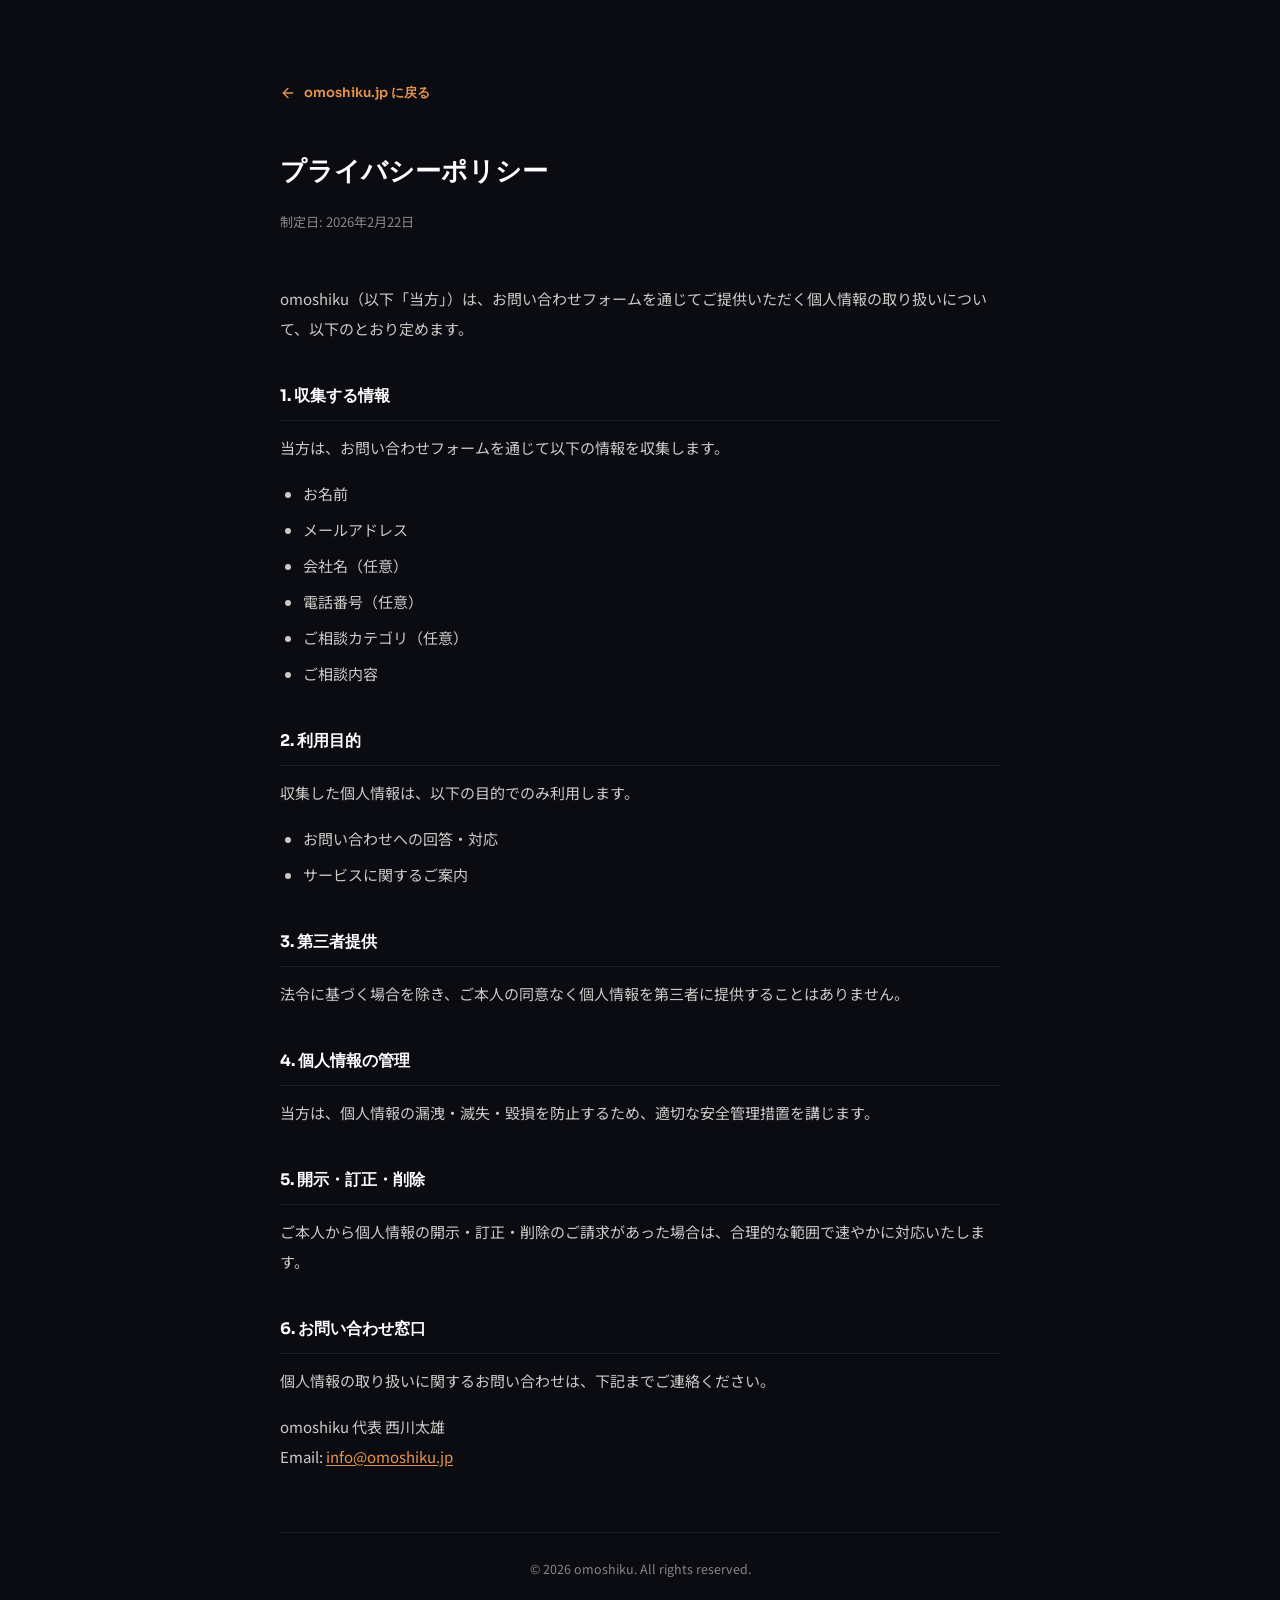
<file: privacy.html>
<!DOCTYPE html>
<html lang="ja">
<head>
<meta charset="UTF-8">
<meta name="viewport" content="width=device-width, initial-scale=1.0">
<title>プライバシーポリシー | オモシク</title>
<meta name="robots" content="noindex">
<link rel="preconnect" href="https://fonts.googleapis.com">
<link rel="preconnect" href="https://fonts.gstatic.com" crossorigin>
<link href="https://fonts.googleapis.com/css2?family=Sora:wght@400;600;700;800&family=Noto+Sans+JP:wght@400;500;700&display=swap" rel="stylesheet">
<style>
  :root {
    --bg: #0b0b12;
    --text: rgba(240,236,230,0.85);
    --text-sub: rgba(240,236,230,0.55);
    --accent: #e8944a;
    --border: rgba(255,255,255,0.08);
    --font-head: 'Sora', sans-serif;
    --font-ja: 'Noto Sans JP', sans-serif;
  }
  *, *::before, *::after { margin: 0; padding: 0; box-sizing: border-box; }
  html { -webkit-font-smoothing: antialiased; }
  body {
    font-family: var(--font-ja);
    font-size: 15px;
    line-height: 2;
    color: var(--text);
    background: var(--bg);
    padding: 80px 24px 60px;
  }
  .container {
    max-width: 720px;
    margin: 0 auto;
  }
  .back-link {
    display: inline-flex;
    align-items: center;
    gap: 8px;
    font-family: var(--font-head);
    font-size: 0.82rem;
    font-weight: 600;
    color: var(--accent);
    text-decoration: none;
    margin-bottom: 40px;
    transition: opacity 0.3s;
  }
  .back-link:hover { opacity: 0.7; }
  h1 {
    font-family: var(--font-head);
    font-size: 1.6rem;
    font-weight: 800;
    color: #fff;
    margin-bottom: 12px;
  }
  .updated {
    font-size: 0.82rem;
    color: var(--text-sub);
    margin-bottom: 48px;
  }
  h2 {
    font-family: var(--font-head);
    font-size: 1rem;
    font-weight: 700;
    color: #fff;
    margin-top: 36px;
    margin-bottom: 12px;
    padding-bottom: 8px;
    border-bottom: 1px solid var(--border);
  }
  p, ul { margin-bottom: 16px; }
  ul { padding-left: 1.5em; }
  li { margin-bottom: 6px; }
  a { color: var(--accent); text-decoration: underline; text-underline-offset: 2px; }
  a:hover { color: #fff; }
  .footer-note {
    margin-top: 60px;
    padding-top: 24px;
    border-top: 1px solid var(--border);
    font-size: 0.78rem;
    color: var(--text-sub);
    text-align: center;
  }
</style>
</head>
<body>
<div class="container">
  <a href="/" class="back-link">
    <svg width="16" height="16" viewBox="0 0 24 24" fill="none" stroke="currentColor" stroke-width="2" stroke-linecap="round" stroke-linejoin="round"><path d="M19 12H5"/><path d="m12 19-7-7 7-7"/></svg>
    omoshiku.jp に戻る
  </a>

  <h1>プライバシーポリシー</h1>
  <p class="updated">制定日: 2026年2月22日</p>

  <p>omoshiku（以下「当方」）は、お問い合わせフォームを通じてご提供いただく個人情報の取り扱いについて、以下のとおり定めます。</p>

  <h2>1. 収集する情報</h2>
  <p>当方は、お問い合わせフォームを通じて以下の情報を収集します。</p>
  <ul>
    <li>お名前</li>
    <li>メールアドレス</li>
    <li>会社名（任意）</li>
    <li>電話番号（任意）</li>
    <li>ご相談カテゴリ（任意）</li>
    <li>ご相談内容</li>
  </ul>

  <h2>2. 利用目的</h2>
  <p>収集した個人情報は、以下の目的でのみ利用します。</p>
  <ul>
    <li>お問い合わせへの回答・対応</li>
    <li>サービスに関するご案内</li>
  </ul>

  <h2>3. 第三者提供</h2>
  <p>法令に基づく場合を除き、ご本人の同意なく個人情報を第三者に提供することはありません。</p>

  <h2>4. 個人情報の管理</h2>
  <p>当方は、個人情報の漏洩・滅失・毀損を防止するため、適切な安全管理措置を講じます。</p>

  <h2>5. 開示・訂正・削除</h2>
  <p>ご本人から個人情報の開示・訂正・削除のご請求があった場合は、合理的な範囲で速やかに対応いたします。</p>

  <h2>6. お問い合わせ窓口</h2>
  <p>個人情報の取り扱いに関するお問い合わせは、下記までご連絡ください。</p>
  <p>omoshiku 代表 西川太雄<br>
  Email: <a href="mailto:info@omoshiku.jp">info@omoshiku.jp</a></p>

  <p class="footer-note">&copy; 2026 omoshiku. All rights reserved.</p>
</div>
</body>
</html>
</file>
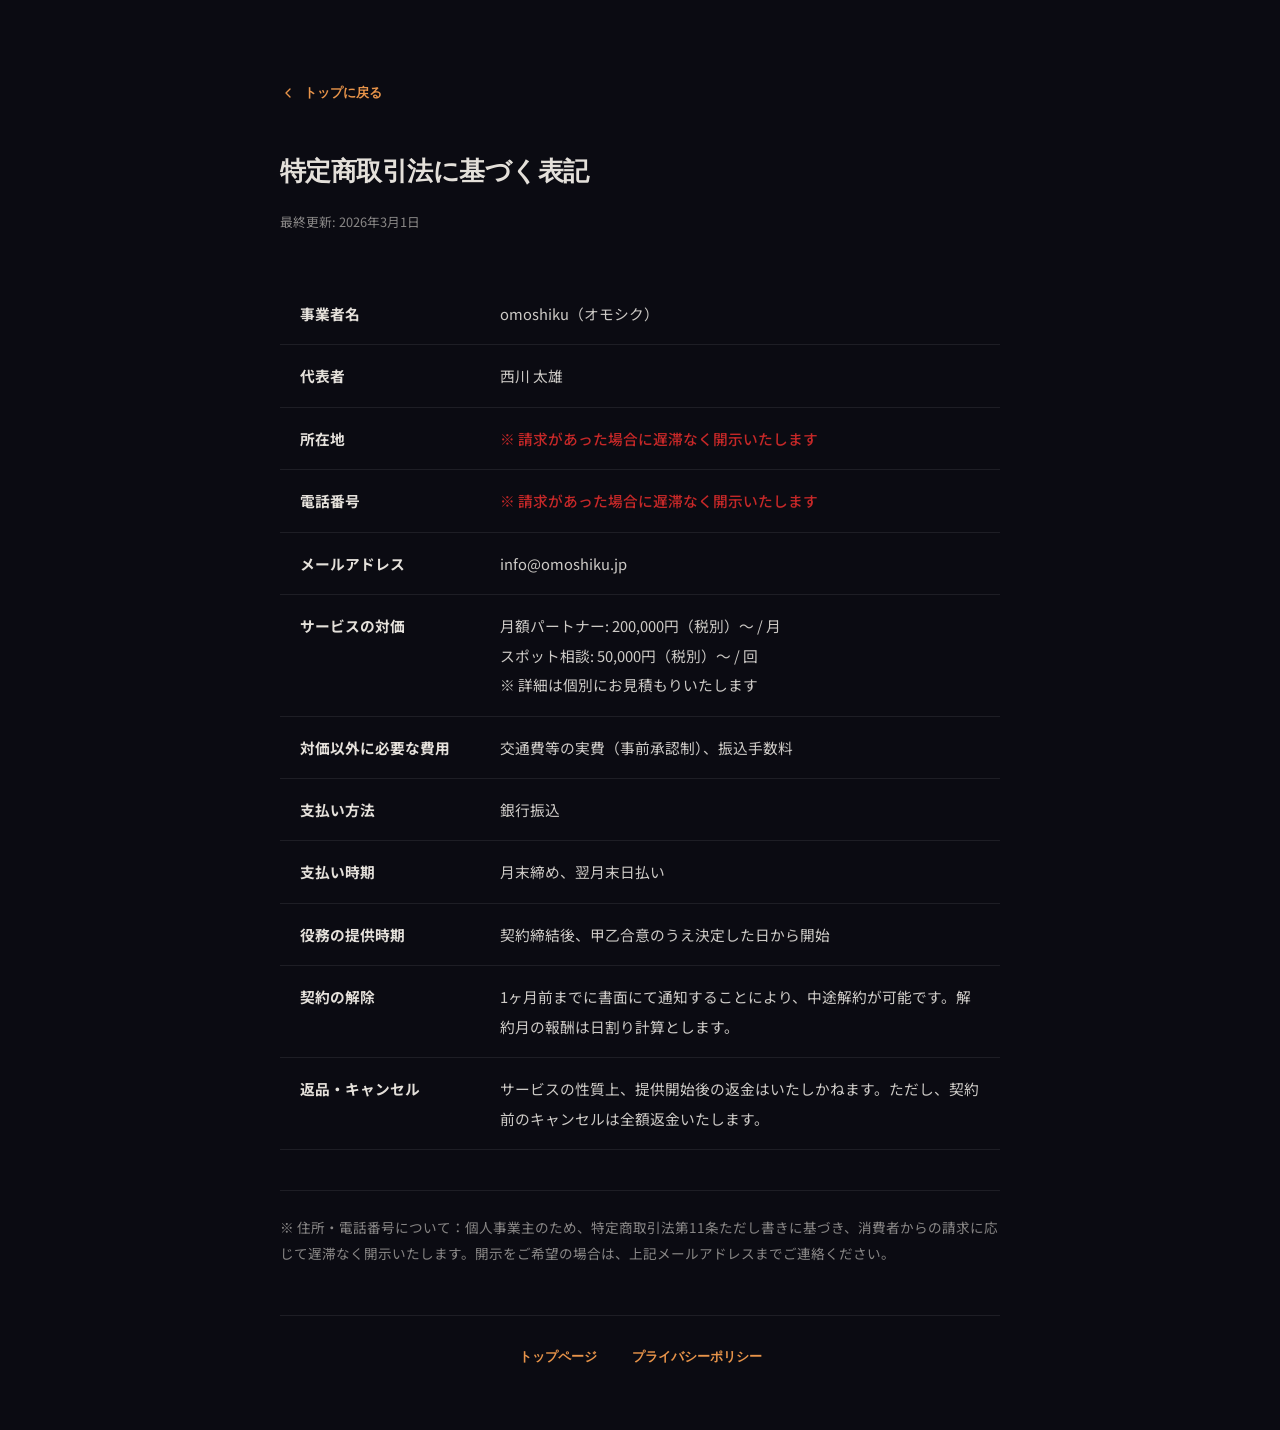
<file: tokushouhou.html>
<!DOCTYPE html>
<html lang="ja">
<head>
<meta charset="UTF-8">
<meta name="viewport" content="width=device-width, initial-scale=1.0">
<title>特定商取引法に基づく表記 | オモシク</title>
<meta name="robots" content="noindex">
<link rel="preconnect" href="https://fonts.googleapis.com">
<link rel="preconnect" href="https://fonts.gstatic.com" crossorigin>
<link href="https://fonts.googleapis.com/css2?family=Sora:wght@400;600;700;800&family=Noto+Sans+JP:wght@400;500;700&display=swap" rel="stylesheet">
<style>
  :root {
    --bg: #0b0b12;
    --text: rgba(240,236,230,0.85);
    --text-sub: rgba(240,236,230,0.55);
    --accent: #e8944a;
    --border: rgba(255,255,255,0.08);
    --font-head: 'Sora', sans-serif;
    --font-ja: 'Noto Sans JP', sans-serif;
  }
  *, *::before, *::after { margin: 0; padding: 0; box-sizing: border-box; }
  html { -webkit-font-smoothing: antialiased; }
  body {
    font-family: var(--font-ja);
    font-size: 15px;
    line-height: 2;
    color: var(--text);
    background: var(--bg);
    padding: 80px 24px 60px;
  }
  .container { max-width: 720px; margin: 0 auto; }
  .back-link {
    display: inline-flex; align-items: center; gap: 8px;
    font-family: var(--font-head); font-size: 0.82rem; font-weight: 600;
    color: var(--accent); text-decoration: none; margin-bottom: 40px;
    transition: opacity 0.3s;
  }
  .back-link:hover { opacity: 0.7; }
  h1 {
    font-family: var(--font-head); font-size: 1.6rem; font-weight: 800;
    color: rgba(240,236,230,0.95); margin-bottom: 12px; letter-spacing: -0.02em;
  }
  .updated { font-size: 0.8rem; color: var(--text-sub); margin-bottom: 48px; }
  table {
    width: 100%; border-collapse: collapse; margin-bottom: 40px;
  }
  th, td {
    padding: 16px 20px; text-align: left; vertical-align: top;
    border-bottom: 1px solid var(--border); font-size: 0.92rem;
  }
  th {
    width: 200px; font-weight: 700; color: rgba(240,236,230,0.95);
    white-space: nowrap;
  }
  td { color: var(--text); }
  @media (max-width: 600px) {
    th, td { display: block; width: 100%; padding: 8px 0; }
    th { padding-top: 16px; border-bottom: none; }
  }
  .note {
    font-size: 0.85rem; color: var(--text-sub); line-height: 1.9;
    margin-top: 32px; padding-top: 24px; border-top: 1px solid var(--border);
  }
  .footer-link {
    margin-top: 48px; padding-top: 24px; border-top: 1px solid var(--border);
    text-align: center;
  }
  .footer-link a {
    font-family: var(--font-head); font-size: 0.8rem; font-weight: 600;
    color: var(--accent); text-decoration: none; margin: 0 16px;
    transition: opacity 0.3s;
  }
  .footer-link a:hover { opacity: 0.7; }
  .placeholder { color: #c62828; font-weight: 500; }
</style>
</head>
<body>
<div class="container">
  <a href="/" class="back-link">
    <svg width="16" height="16" viewBox="0 0 24 24" fill="none" stroke="currentColor" stroke-width="2" stroke-linecap="round" stroke-linejoin="round"><polyline points="15 18 9 12 15 6"/></svg>
    トップに戻る
  </a>

  <h1>特定商取引法に基づく表記</h1>
  <p class="updated">最終更新: 2026年3月1日</p>

  <table>
    <tr>
      <th>事業者名</th>
      <td>omoshiku（オモシク）</td>
    </tr>
    <tr>
      <th>代表者</th>
      <td>西川 太雄</td>
    </tr>
    <tr>
      <th>所在地</th>
      <td class="placeholder">※ 請求があった場合に遅滞なく開示いたします</td>
    </tr>
    <tr>
      <th>電話番号</th>
      <td class="placeholder">※ 請求があった場合に遅滞なく開示いたします</td>
    </tr>
    <tr>
      <th>メールアドレス</th>
      <td>info@omoshiku.jp</td>
    </tr>
    <tr>
      <th>サービスの対価</th>
      <td>
        月額パートナー: 200,000円（税別）〜 / 月<br>
        スポット相談: 50,000円（税別）〜 / 回<br>
        ※ 詳細は個別にお見積もりいたします
      </td>
    </tr>
    <tr>
      <th>対価以外に必要な費用</th>
      <td>交通費等の実費（事前承認制）、振込手数料</td>
    </tr>
    <tr>
      <th>支払い方法</th>
      <td>銀行振込</td>
    </tr>
    <tr>
      <th>支払い時期</th>
      <td>月末締め、翌月末日払い</td>
    </tr>
    <tr>
      <th>役務の提供時期</th>
      <td>契約締結後、甲乙合意のうえ決定した日から開始</td>
    </tr>
    <tr>
      <th>契約の解除</th>
      <td>1ヶ月前までに書面にて通知することにより、中途解約が可能です。解約月の報酬は日割り計算とします。</td>
    </tr>
    <tr>
      <th>返品・キャンセル</th>
      <td>サービスの性質上、提供開始後の返金はいたしかねます。ただし、契約前のキャンセルは全額返金いたします。</td>
    </tr>
  </table>

  <div class="note">
    ※ 住所・電話番号について：個人事業主のため、特定商取引法第11条ただし書きに基づき、消費者からの請求に応じて遅滞なく開示いたします。開示をご希望の場合は、上記メールアドレスまでご連絡ください。
  </div>

  <div class="footer-link">
    <a href="/">トップページ</a>
    <a href="privacy.html">プライバシーポリシー</a>
  </div>
</div>
</body>
</html>
</file>
